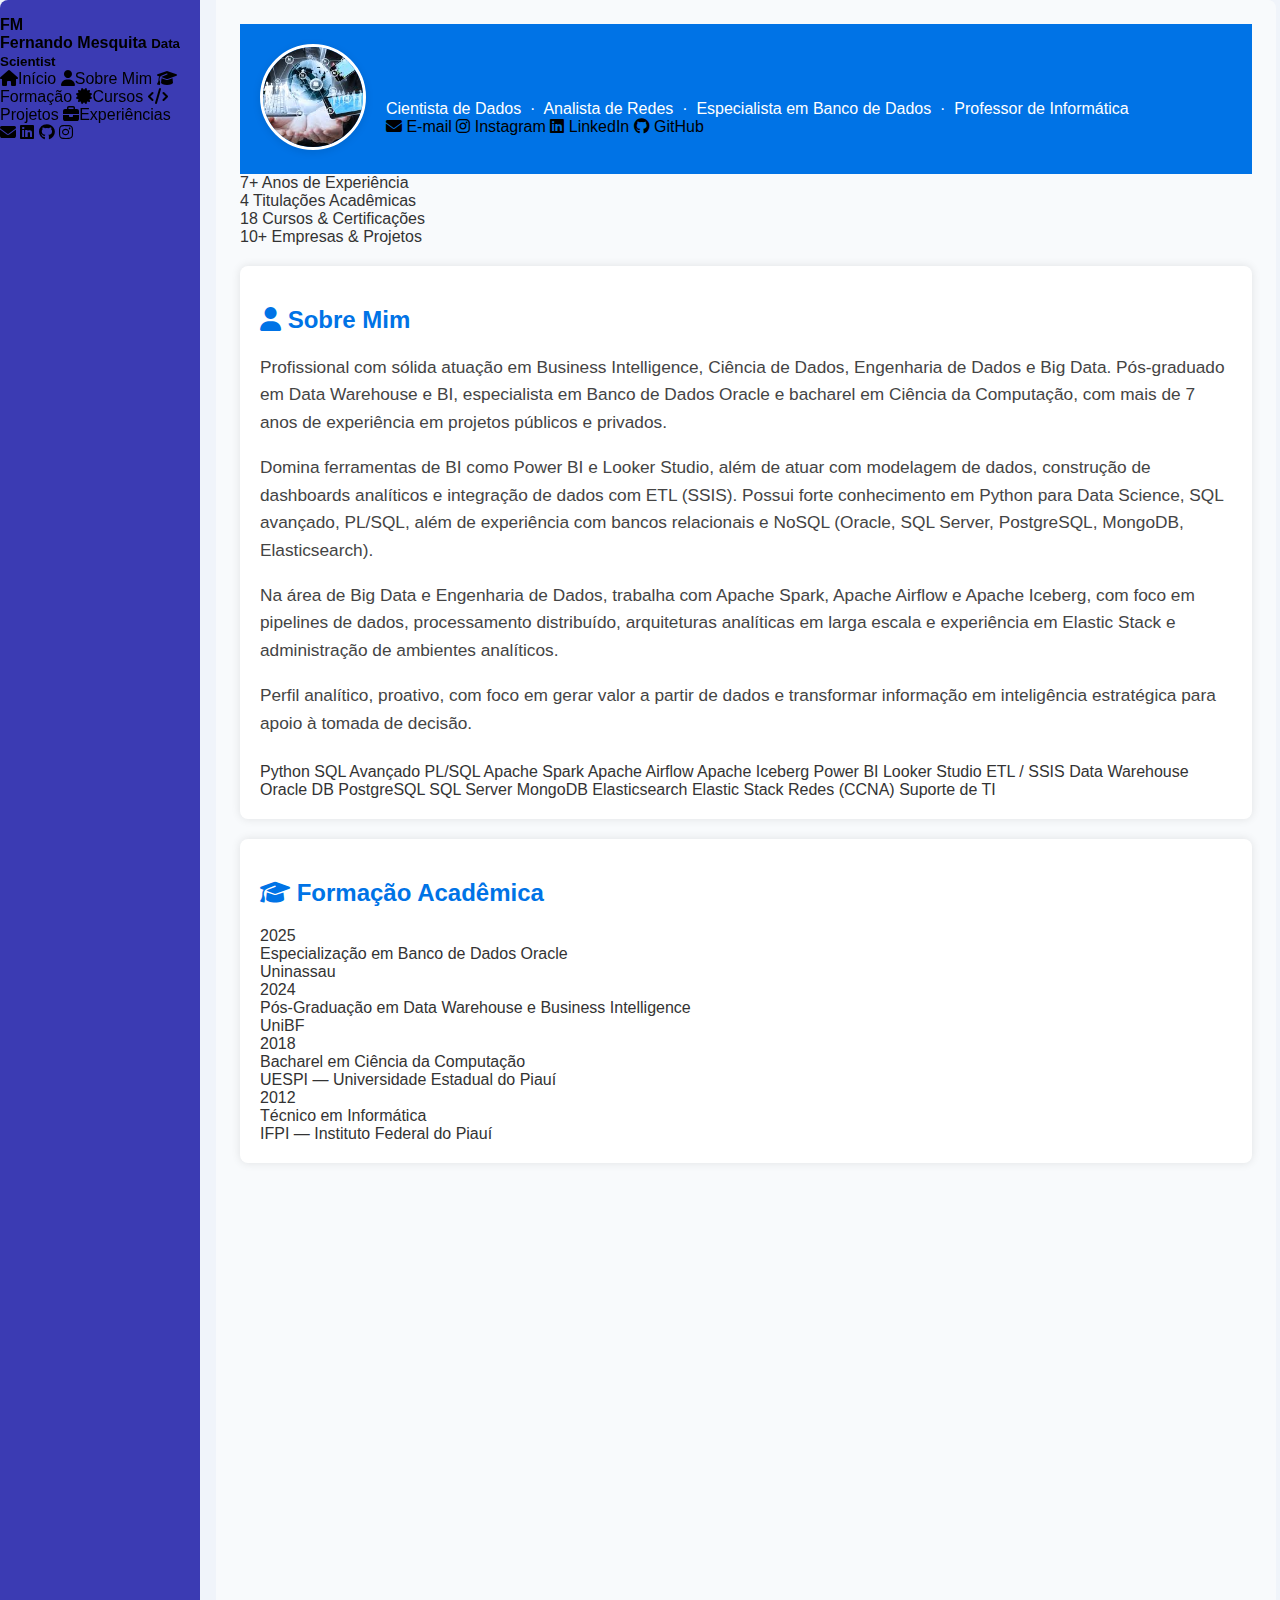
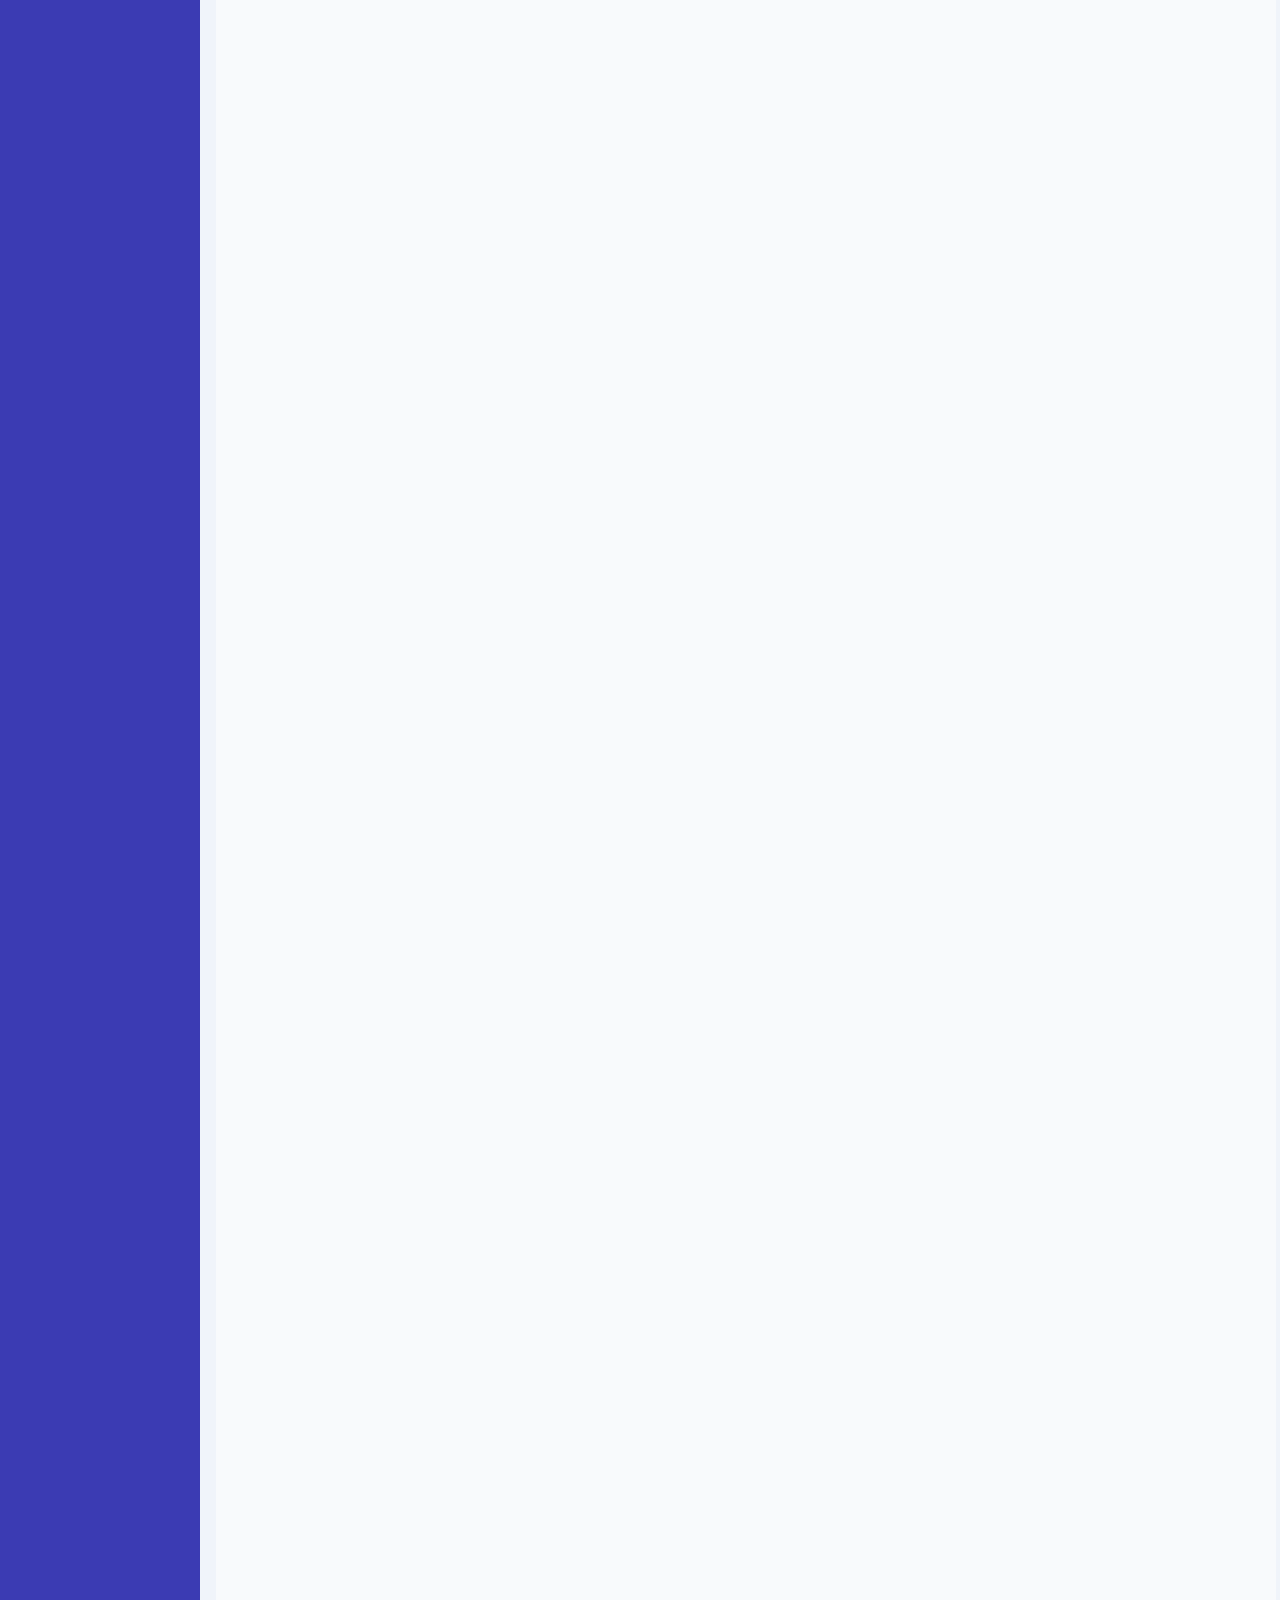
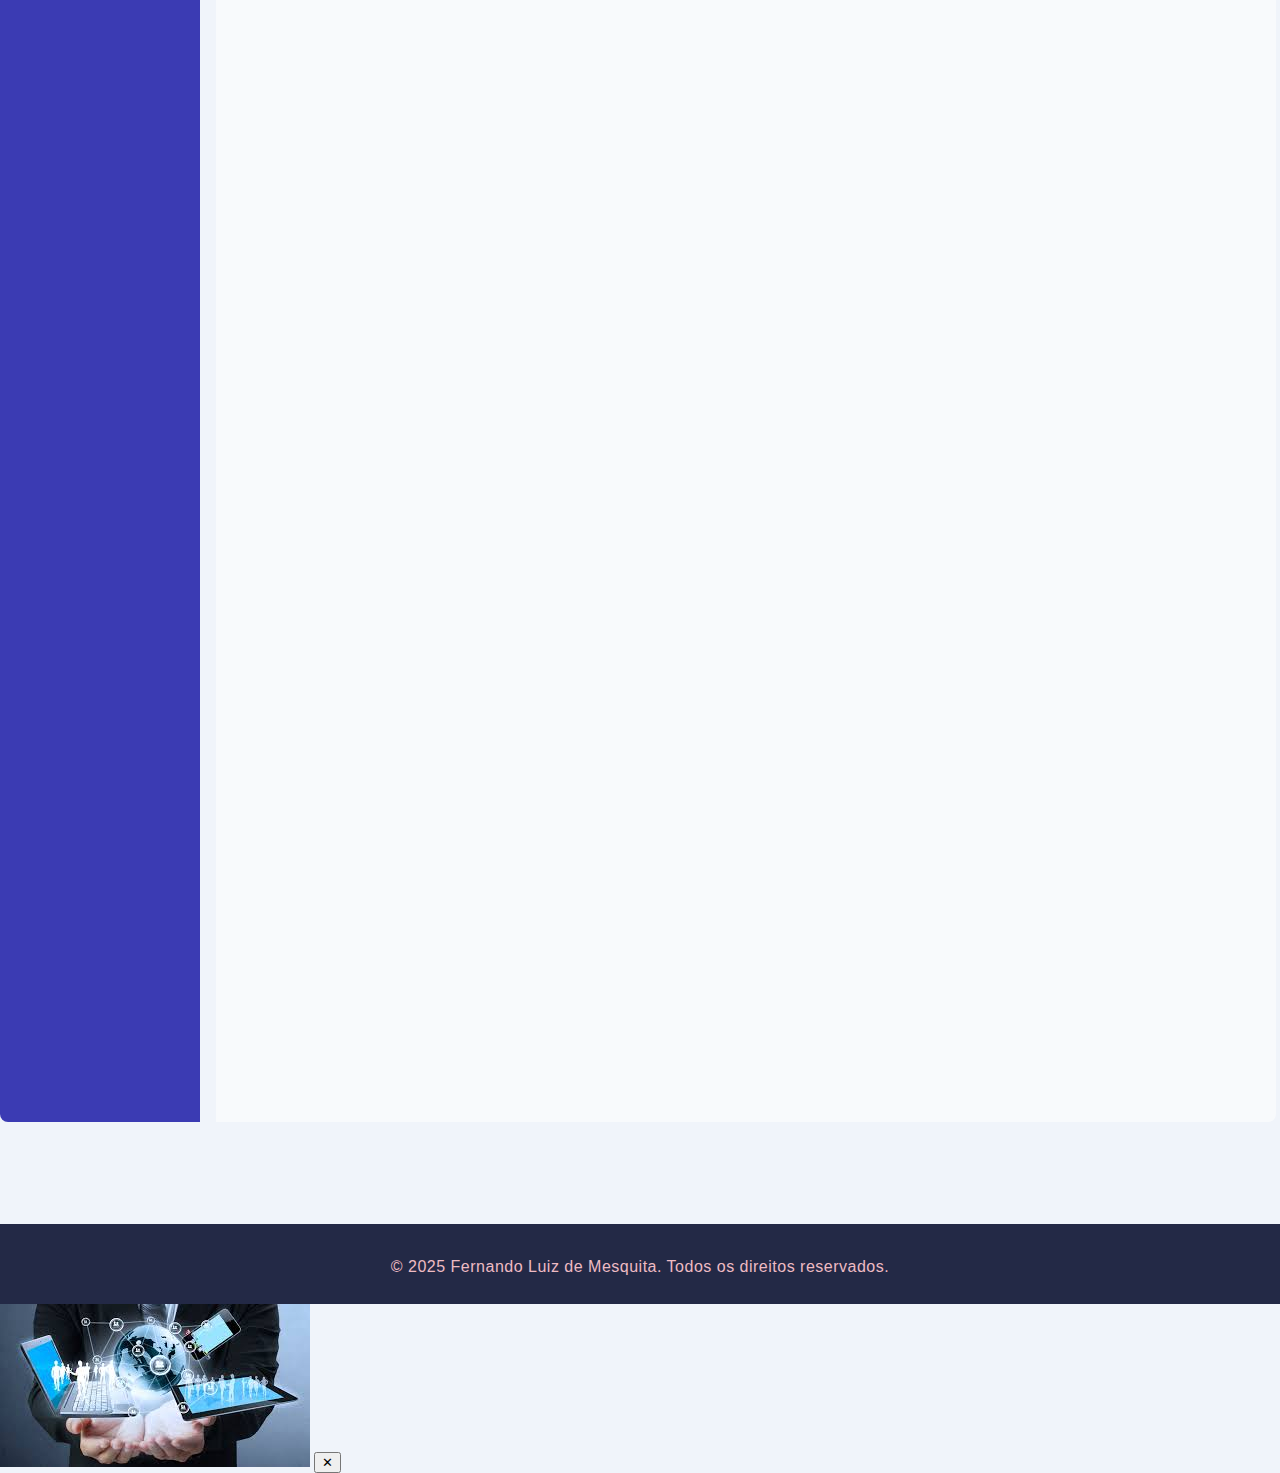
<file: index.html>
<!DOCTYPE html>
<html lang="pt-br">
<head>
  <meta charset="UTF-8">
  <meta name="viewport" content="width=device-width, initial-scale=1.0">
  <title>Portfólio — Fernando Mesquita</title>
  <link rel="preconnect" href="https://fonts.googleapis.com">
  <link rel="preconnect" href="https://fonts.gstatic.com" crossorigin>
  <link href="https://fonts.googleapis.com/css2?family=Poppins:wght@300;400;500;600;700;800&display=swap" rel="stylesheet">
  <link rel="stylesheet" href="https://cdnjs.cloudflare.com/ajax/libs/font-awesome/6.5.0/css/all.min.css">
  <link rel="stylesheet" href="style.css">
</head>
<body>
<div class="main-layout">

  <!-- SIDEBAR -->
  <nav class="sidebar-menu">
    <div class="sidebar-brand">
      <div class="sidebar-avatar">FM</div>
      <div class="sidebar-brand-text">
        <strong>Fernando Mesquita</strong>
        <small>Data Scientist</small>
      </div>
    </div>
    <div class="sidebar-nav">
      <a href="index.html"><i class="fa-solid fa-house"></i><span>Início</span></a>
      <a href="sobre.html"><i class="fa-solid fa-user"></i><span>Sobre Mim</span></a>
      <a href="forma.html"><i class="fa-solid fa-graduation-cap"></i><span>Formação</span></a>
      <a href="curso.html"><i class="fa-solid fa-certificate"></i><span>Cursos</span></a>
      <a href="projetos.html"><i class="fa-solid fa-code"></i><span>Projetos</span></a>
      <a href="exp.html"><i class="fa-solid fa-briefcase"></i><span>Experiências</span></a>
    </div>
    <div class="sidebar-social">
      <a href="mailto:fernamdolm@gmail.com" title="E-mail"><i class="fa-solid fa-envelope"></i></a>
      <a href="https://www.linkedin.com/in/flmesquita-flm007" target="_blank" title="LinkedIn"><i class="fa-brands fa-linkedin"></i></a>
      <a href="https://github.com/Fernamdo" target="_blank" title="GitHub"><i class="fa-brands fa-github"></i></a>
      <a href="https://www.instagram.com/fernando_l.m" target="_blank" title="Instagram"><i class="fa-brands fa-instagram"></i></a>
    </div>
  </nav>

  <!-- CONTENT -->
  <div class="main-content">

    <!-- HERO -->
    <header class="hero-card">
      <div class="header-container">
        <div class="perfil-wrap">
          <img src="img/perfil.jpg" alt="Foto de perfil de Fernando Mesquita" class="perfil-img">
        </div>
        <div class="header-text">
          <h1>Fernando Luiz de Mesquita</h1>
          <p class="subtitle">Cientista de Dados &nbsp;·&nbsp; Analista de Redes &nbsp;·&nbsp; Especialista em Banco de Dados &nbsp;·&nbsp; Professor de Informática</p>
          <div class="contact-badges">
            <a href="mailto:fernamdolm@gmail.com" class="contact-badge"><i class="fa-solid fa-envelope"></i> E-mail</a>
            <a href="https://www.instagram.com/fernando_l.m?igsh=aHA0ZG1sNjFoY2x1" target="_blank" class="contact-badge"><i class="fa-brands fa-instagram"></i> Instagram</a>
            <a href="https://www.linkedin.com/in/flmesquita-flm007" target="_blank" class="contact-badge"><i class="fa-brands fa-linkedin"></i> LinkedIn</a>
            <a href="https://github.com/Fernamdo" target="_blank" class="contact-badge"><i class="fa-brands fa-github"></i> GitHub</a>
          </div>
        </div>
      </div>
    </header>

    <!-- STATS -->
    <div class="stats-row">
      <div class="stat-card">
        <span class="stat-number">7+</span>
        <span class="stat-label">Anos de Experiência</span>
      </div>
      <div class="stat-card">
        <span class="stat-number">4</span>
        <span class="stat-label">Titulações Acadêmicas</span>
      </div>
      <div class="stat-card">
        <span class="stat-number">18</span>
        <span class="stat-label">Cursos & Certificações</span>
      </div>
      <div class="stat-card">
        <span class="stat-number">10+</span>
        <span class="stat-label">Empresas & Projetos</span>
      </div>
    </div>

    <!-- SOBRE MIM -->
    <section id="sobre">
      <h2><i class="fa-solid fa-user"></i> Sobre Mim</h2>
      <p class="sobre-detalhado">Profissional com sólida atuação em Business Intelligence, Ciência de Dados, Engenharia de Dados e Big Data. Pós-graduado em Data Warehouse e BI, especialista em Banco de Dados Oracle e bacharel em Ciência da Computação, com mais de 7 anos de experiência em projetos públicos e privados.</p>
      <p class="sobre-detalhado">Domina ferramentas de BI como Power BI e Looker Studio, além de atuar com modelagem de dados, construção de dashboards analíticos e integração de dados com ETL (SSIS). Possui forte conhecimento em Python para Data Science, SQL avançado, PL/SQL, além de experiência com bancos relacionais e NoSQL (Oracle, SQL Server, PostgreSQL, MongoDB, Elasticsearch).</p>
      <p class="sobre-detalhado">Na área de Big Data e Engenharia de Dados, trabalha com Apache Spark, Apache Airflow e Apache Iceberg, com foco em pipelines de dados, processamento distribuído, arquiteturas analíticas em larga escala e experiência em Elastic Stack e administração de ambientes analíticos.</p>
      <p class="sobre-detalhado">Perfil analítico, proativo, com foco em gerar valor a partir de dados e transformar informação em inteligência estratégica para apoio à tomada de decisão.</p>

      <br>
      <div class="skills-grid">
        <span class="skill-tag cyan">Python</span>
        <span class="skill-tag cyan">SQL Avançado</span>
        <span class="skill-tag cyan">PL/SQL</span>
        <span class="skill-tag cyan">Apache Spark</span>
        <span class="skill-tag cyan">Apache Airflow</span>
        <span class="skill-tag cyan">Apache Iceberg</span>
        <span class="skill-tag purple">Power BI</span>
        <span class="skill-tag purple">Looker Studio</span>
        <span class="skill-tag purple">ETL / SSIS</span>
        <span class="skill-tag purple">Data Warehouse</span>
        <span class="skill-tag yellow">Oracle DB</span>
        <span class="skill-tag yellow">PostgreSQL</span>
        <span class="skill-tag yellow">SQL Server</span>
        <span class="skill-tag yellow">MongoDB</span>
        <span class="skill-tag yellow">Elasticsearch</span>
        <span class="skill-tag green">Elastic Stack</span>
        <span class="skill-tag green">Redes (CCNA)</span>
        <span class="skill-tag green">Suporte de TI</span>
      </div>
    </section>

    <!-- FORMAÇÃO -->
    <section id="formacao">
      <h2><i class="fa-solid fa-graduation-cap"></i> Formação Acadêmica</h2>
      <div class="timeline">
        <div class="timeline-item">
          <div class="tl-date">2025</div>
          <div class="tl-title">Especialização em Banco de Dados Oracle</div>
          <div class="tl-org">Uninassau</div>
        </div>
        <div class="timeline-item">
          <div class="tl-date">2024</div>
          <div class="tl-title">Pós-Graduação em Data Warehouse e Business Intelligence</div>
          <div class="tl-org">UniBF</div>
        </div>
        <div class="timeline-item">
          <div class="tl-date">2018</div>
          <div class="tl-title">Bacharel em Ciência da Computação</div>
          <div class="tl-org">UESPI — Universidade Estadual do Piauí</div>
        </div>
        <div class="timeline-item">
          <div class="tl-date">2012</div>
          <div class="tl-title">Técnico em Informática</div>
          <div class="tl-org">IFPI — Instituto Federal do Piauí</div>
        </div>
      </div>
    </section>

    <!-- EXPERIÊNCIA -->
    <section id="experiencia">
      <h2><i class="fa-solid fa-briefcase"></i> Experiência Profissional</h2>
      <div class="timeline">
        <div class="timeline-item">
          <div class="tl-date">Nov 2023 — Atual</div>
          <div class="tl-title">Cientista de Dados</div>
          <div class="tl-org">UNITEC / SEFAZ</div>
        </div>
        <div class="timeline-item">
          <div class="tl-date">Jul 2022 — Nov 2024</div>
          <div class="tl-title">Analista de Redes e Dados</div>
          <div class="tl-org">DIVISA</div>
        </div>
        <div class="timeline-item">
          <div class="tl-date">Jun 2023 — Fev 2024</div>
          <div class="tl-title">Professor de Informática</div>
          <div class="tl-org">SEDUC-PI</div>
        </div>
        <div class="timeline-item">
          <div class="tl-date">Nov 2020 — Jun 2022</div>
          <div class="tl-title">Analista de Suporte de TI</div>
          <div class="tl-org">SPE Piauí Conectado</div>
        </div>
        <div class="timeline-item">
          <div class="tl-date">Set 2020 — Nov 2020</div>
          <div class="tl-title">Analista de Inventário</div>
          <div class="tl-org">Progeo Engenharia</div>
        </div>
        <div class="timeline-item">
          <div class="tl-date">Mar 2020 — Set 2020</div>
          <div class="tl-title">Monitor de Dados</div>
          <div class="tl-org">CENEGED</div>
        </div>
        <div class="timeline-item">
          <div class="tl-date">Mar 2019 — Mar 2020</div>
          <div class="tl-title">Professor de Informática</div>
          <div class="tl-org">SEDUC-PI</div>
        </div>
        <div class="timeline-item">
          <div class="tl-date">Jun 2018 — Jan 2019</div>
          <div class="tl-title">Técnico de Suporte de Informática</div>
          <div class="tl-org">Humberto Vilarinho Advocacia e Consultoria</div>
        </div>
        <div class="timeline-item">
          <div class="tl-date">Set 2017 — Abr 2018</div>
          <div class="tl-title">Técnico de Telecomunicações</div>
          <div class="tl-org">Virtex Telecom</div>
        </div>
        <div class="timeline-item">
          <div class="tl-date">Set 2017 — Abr 2018</div>
          <div class="tl-title">Professor de Informática</div>
          <div class="tl-org">Petro Master Cursos</div>
        </div>
      </div>
    </section>

    <!-- CURSOS -->
    <section id="cursos">
      <h2><i class="fa-solid fa-certificate"></i> Cursos Complementares</h2>
      <div class="courses-grid">
        <a class="course-card" href="https://www.credly.com/badges/aa61c710-38cd-4129-9d20-c66c1bb14332" target="_blank" rel="noopener noreferrer"><i class="fa-solid fa-arrow-up-right-from-square"></i><span>CCNA1v7 – Introduction to Networks (Cisco Academy)</span></a>
        <a class="course-card" href="https://mega.nz/file/WmpgGYYb#WZPwzjnysQ4TcljHyKu6Cp0r9UOrbwE3LPJnGmJu3wM" target="_blank" rel="noopener noreferrer"><i class="fa-solid fa-arrow-up-right-from-square"></i><span>Power BI Avançado (EGEPI)</span></a>
        <a class="course-card" href="https://cursos.alura.com.br/certificate/f4a7eacc-d803-4944-9cbe-f220feddbf1c" target="_blank" rel="noopener noreferrer"><i class="fa-solid fa-arrow-up-right-from-square"></i><span>Power BI Desktop: Tratamento de Dados no Power Query (Alura)</span></a>
        <a class="course-card" href="https://www.udemy.com/certificate/UC-c7de4d45-add2-4364-b52a-fb7f5212acd4/" target="_blank" rel="noopener noreferrer"><i class="fa-solid fa-arrow-up-right-from-square"></i><span>Domine Apache Airflow: Pipelines de Engenharia de Dados</span></a>
        <a class="course-card" href="https://mega.nz/file/KuokGABb#dH-BjjikNo3xsv60R7sblqBZK84Wo_eDIAxvcGRfP58" target="_blank" rel="noopener noreferrer"><i class="fa-solid fa-arrow-up-right-from-square"></i><span>Power BI Report Server</span></a>
        <a class="course-card" href="https://cursos.alura.com.br/certificate/0bf54796-aea2-436f-b17e-313dbd707d49" target="_blank" rel="noopener noreferrer"><i class="fa-solid fa-arrow-up-right-from-square"></i><span>Python Pandas: Técnicas Avançadas (Alura)</span></a>
        <a class="course-card" href="https://e-certificado.com/e?c=2109486A39AEAACF13717080" target="_blank" rel="noopener noreferrer"><i class="fa-solid fa-arrow-up-right-from-square"></i><span>Elastic Stack Professional</span></a>
        <a class="course-card" href="https://e-certificado.com/e?c=2137837AB22EB29713717080" target="_blank" rel="noopener noreferrer"><i class="fa-solid fa-arrow-up-right-from-square"></i><span>Elastic Stack For Data Science</span></a>
        <a class="course-card" href="https://mega.nz/file/WmpgGYYb#WZPwzjnysQ4TcljHyKu6Cp0r9UOrbwE3LPJnGmJu3wM" target="_blank" rel="noopener noreferrer"><i class="fa-solid fa-arrow-up-right-from-square"></i><span>Business Intelligence com Power BI</span></a>
        <a class="course-card" href="https://mega.nz/file/DiYCgSbA#rQ96yWKGbG_2_Z4HRQ2XqPJNeFbxobMf7NzToONAHX4" target="_blank" rel="noopener noreferrer"><i class="fa-solid fa-arrow-up-right-from-square"></i><span>Conceitos, Troubleshooting e Gerenciamento de Redes</span></a>
        <a class="course-card" href="https://mega.nz/file/7j4SgCjD#4tm0h7NjibhhzlheC-5r_KcgsTjPWJhOnGrMr-iBf0A" target="_blank" rel="noopener noreferrer"><i class="fa-solid fa-arrow-up-right-from-square"></i><span>Lei Geral de Proteção de Dados — LGPD</span></a>
        <a class="course-card" href="https://www.credly.com/badges/5aa90ff7-593b-47c4-8143-9c920e1e1bc8" target="_blank" rel="noopener noreferrer"><i class="fa-solid fa-arrow-up-right-from-square"></i><span>CCNA2v7: Switching, Routing and Wireless Essentials</span></a>
        <a class="course-card" href="https://mega.nz/file/W643URZY#vStAKVbgKVOhEYcMuydoqUUtgbGu2WRRCTULJKZwePY" target="_blank" rel="noopener noreferrer"><i class="fa-solid fa-arrow-up-right-from-square"></i><span>CCNA3v7 – Enterprise Networking, Security and Automation</span></a>
        <a class="course-card" href="https://mega.nz/file/jiJyDAAL#OlqnPkOZ_o1bWCglgv1f6R1jhSm-enqa7k6ZIFjFubk" target="_blank" rel="noopener noreferrer"><i class="fa-solid fa-arrow-up-right-from-square"></i><span>Dia a dia de um DBA</span></a>
        <a class="course-card" href="https://cursos.alura.com.br/certificate/c9c40f60-123a-4d7a-8839-bc793b53dd79" target="_blank" rel="noopener noreferrer"><i class="fa-solid fa-arrow-up-right-from-square"></i><span>Looker Studio: Visualização de Dados (Alura)</span></a>
        <a class="course-card" href="https://cursos.alura.com.br/certificate/6d7bf36f-c2cb-4097-b251-ae81dddf4649" target="_blank" rel="noopener noreferrer"><i class="fa-solid fa-arrow-up-right-from-square"></i><span>ETL com Integration Services: Transformação de Dados (Alura)</span></a>
        <a class="course-card" href="https://www.udemy.com/certificate/UC-16161893-d5b1-4fd2-9920-eb12a348ffba/" target="_blank" rel="noopener noreferrer"><i class="fa-solid fa-arrow-up-right-from-square"></i><span>Engenharia de Dados com Apache Iceberg e Spark (Udemy)</span></a>
      </div>
    </section>

    <!-- PROJETOS -->
    <section id="projetos-index">
      <h2><i class="fa-solid fa-code"></i> Projetos</h2>
      <div class="projects-grid">
        <div class="projeto-item">
          <img src="img/dash.jpg" alt="Dashboard Auto Peças" class="proj-img">
          <div class="proj-body">
            <h3>Dashboard de Loja de Auto Peças</h3>
            <p>Dashboard analítico com indicadores de vendas, estoque, clientes e desempenho financeiro.</p>
            <div class="proj-tags">
              <span class="proj-tag">Power BI</span>
              <span class="proj-tag">Excel</span>
              <span class="proj-tag">SQL</span>
              <span class="proj-tag">Lovable</span>
            </div>
            <a href="https://empresa-estoque-vendas-board.lovable.app/" class="projeto-link" target="_blank" rel="noopener noreferrer"><i class="fa-solid fa-arrow-up-right-from-square"></i> Acessar Projeto</a>
          </div>
        </div>
        <div class="projeto-item">
          <img src="img/portifolio.jpg" alt="Portfólio" class="proj-img">
          <div class="proj-body">
            <h3>Portfólio Profissional</h3>
            <p>Site desenvolvido para apresentar formação acadêmica, experiências, cursos e projetos de forma organizada.</p>
            <div class="proj-tags">
              <span class="proj-tag">HTML</span>
              <span class="proj-tag">CSS</span>
              <span class="proj-tag">JavaScript</span>
            </div>
            <a href="https://github.com/Fernamdo/Portifolioo_Prof" class="projeto-link" target="_blank" rel="noopener noreferrer"><i class="fa-brands fa-github"></i> Ver no GitHub</a>
          </div>
        </div>
      </div>
    </section>

  </div><!-- /main-content -->
</div><!-- /main-layout -->

<footer class="site-footer">
  <p>&copy; 2025 Fernando Luiz de Mesquita. Todos os direitos reservados.</p>
</footer>

<script src="script.js"></script>
</body>
</html>
</file>
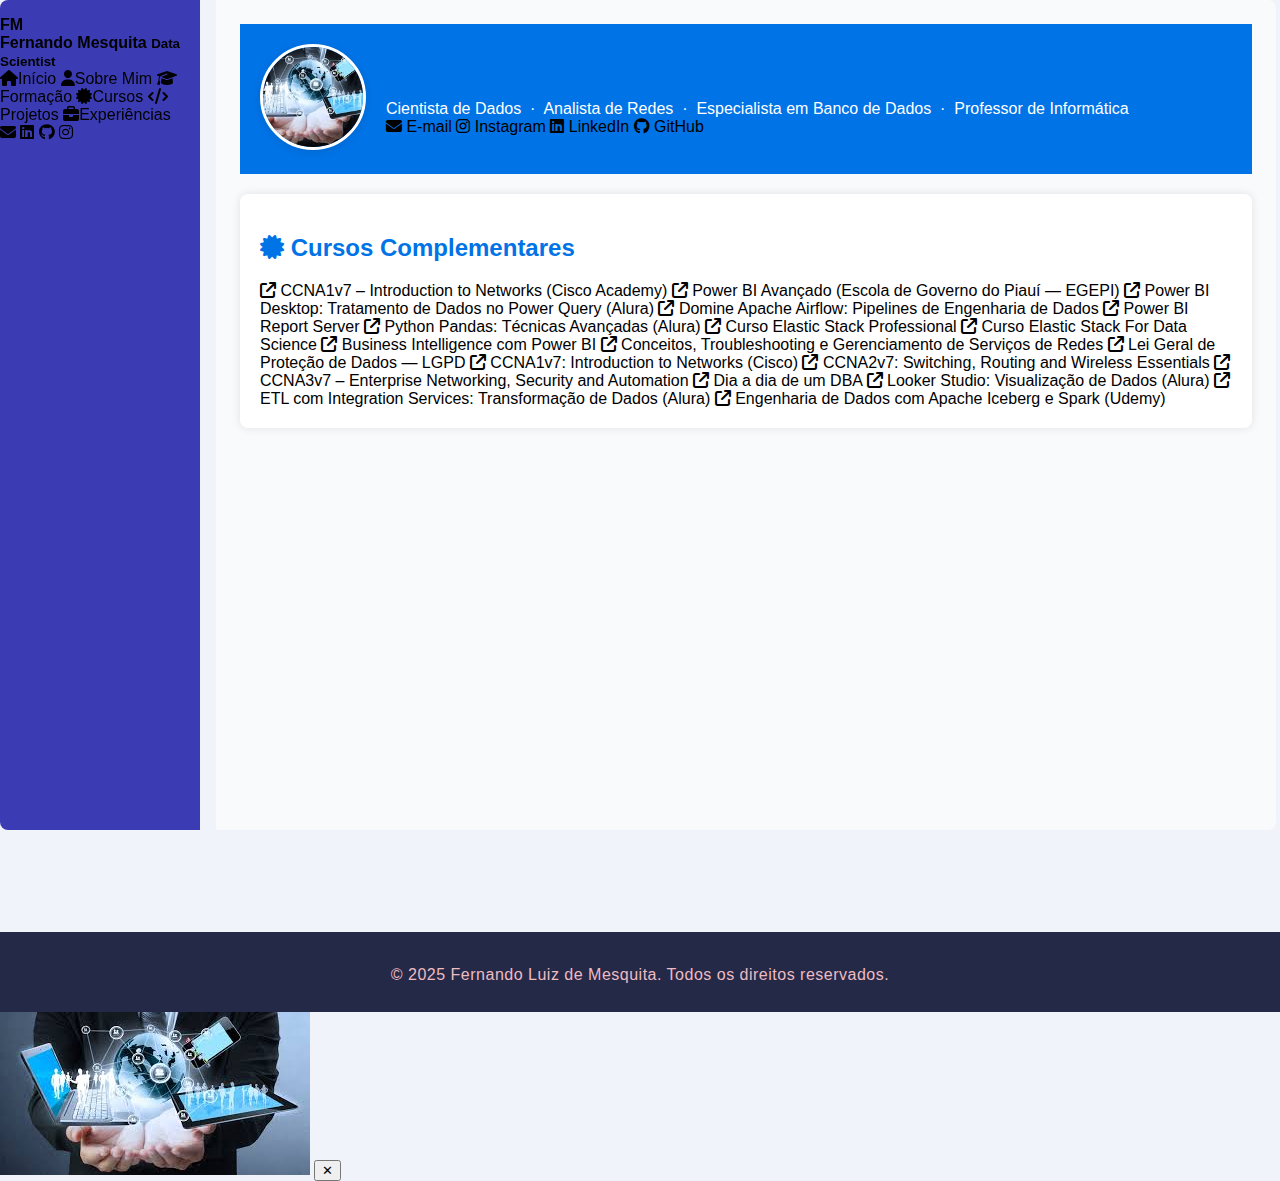
<file: curso.html>
<!DOCTYPE html>
<html lang="pt-br">
<head>
  <meta charset="UTF-8">
  <meta name="viewport" content="width=device-width, initial-scale=1.0">
  <title>Cursos Complementares — Fernando Mesquita</title>
  <link rel="preconnect" href="https://fonts.googleapis.com">
  <link rel="preconnect" href="https://fonts.gstatic.com" crossorigin>
  <link href="https://fonts.googleapis.com/css2?family=Poppins:wght@300;400;500;600;700;800&display=swap" rel="stylesheet">
  <link rel="stylesheet" href="https://cdnjs.cloudflare.com/ajax/libs/font-awesome/6.5.0/css/all.min.css">
  <link rel="stylesheet" href="style.css">
</head>
<body>
<div class="main-layout">

  <nav class="sidebar-menu">
    <div class="sidebar-brand">
      <div class="sidebar-avatar">FM</div>
      <div class="sidebar-brand-text">
        <strong>Fernando Mesquita</strong>
        <small>Data Scientist</small>
      </div>
    </div>
    <div class="sidebar-nav">
      <a href="index.html"><i class="fa-solid fa-house"></i><span>Início</span></a>
      <a href="sobre.html"><i class="fa-solid fa-user"></i><span>Sobre Mim</span></a>
      <a href="forma.html"><i class="fa-solid fa-graduation-cap"></i><span>Formação</span></a>
      <a href="curso.html"><i class="fa-solid fa-certificate"></i><span>Cursos</span></a>
      <a href="projetos.html"><i class="fa-solid fa-code"></i><span>Projetos</span></a>
      <a href="exp.html"><i class="fa-solid fa-briefcase"></i><span>Experiências</span></a>
    </div>
    <div class="sidebar-social">
      <a href="mailto:fernamdolm@gmail.com" title="E-mail"><i class="fa-solid fa-envelope"></i></a>
      <a href="https://www.linkedin.com/in/flmesquita-flm007" target="_blank" title="LinkedIn"><i class="fa-brands fa-linkedin"></i></a>
      <a href="https://github.com/Fernamdo" target="_blank" title="GitHub"><i class="fa-brands fa-github"></i></a>
      <a href="https://www.instagram.com/fernando_l.m" target="_blank" title="Instagram"><i class="fa-brands fa-instagram"></i></a>
    </div>
  </nav>

  <div class="main-content">

    <header class="hero-card">
      <div class="header-container">
        <div class="perfil-wrap">
          <img src="img/perfil.jpg" alt="Foto de perfil de Fernando Mesquita" class="perfil-img">
        </div>
        <div class="header-text">
          <h1>Fernando Luiz de Mesquita</h1>
          <p class="subtitle">Cientista de Dados &nbsp;·&nbsp; Analista de Redes &nbsp;·&nbsp; Especialista em Banco de Dados &nbsp;·&nbsp; Professor de Informática</p>
          <div class="contact-badges">
            <a href="mailto:fernamdolm@gmail.com" class="contact-badge"><i class="fa-solid fa-envelope"></i> E-mail</a>
            <a href="https://www.instagram.com/fernando_l.m?igsh=aHA0ZG1sNjFoY2x1" target="_blank" class="contact-badge"><i class="fa-brands fa-instagram"></i> Instagram</a>
            <a href="https://www.linkedin.com/in/flmesquita-flm007" target="_blank" class="contact-badge"><i class="fa-brands fa-linkedin"></i> LinkedIn</a>
            <a href="https://github.com/Fernamdo" target="_blank" class="contact-badge"><i class="fa-brands fa-github"></i> GitHub</a>
          </div>
        </div>
      </div>
    </header>

    <section id="cursos">
      <h2><i class="fa-solid fa-certificate"></i> Cursos Complementares</h2>
      <div class="courses-grid">
        <a class="course-card" href="https://www.credly.com/badges/aa61c710-38cd-4129-9d20-c66c1bb14332" target="_blank" rel="noopener noreferrer">
          <i class="fa-solid fa-arrow-up-right-from-square"></i>
          <span>CCNA1v7 – Introduction to Networks (Cisco Academy)</span>
        </a>
        <a class="course-card" href="https://mega.nz/file/WmpgGYYb#WZPwzjnysQ4TcljHyKu6Cp0r9UOrbwE3LPJnGmJu3wM" target="_blank" rel="noopener noreferrer">
          <i class="fa-solid fa-arrow-up-right-from-square"></i>
          <span>Power BI Avançado (Escola de Governo do Piauí — EGEPI)</span>
        </a>
        <a class="course-card" href="https://cursos.alura.com.br/certificate/f4a7eacc-d803-4944-9cbe-f220feddbf1c" target="_blank" rel="noopener noreferrer">
          <i class="fa-solid fa-arrow-up-right-from-square"></i>
          <span>Power BI Desktop: Tratamento de Dados no Power Query (Alura)</span>
        </a>
        <a class="course-card" href="https://www.udemy.com/certificate/UC-c7de4d45-add2-4364-b52a-fb7f5212acd4/" target="_blank" rel="noopener noreferrer">
          <i class="fa-solid fa-arrow-up-right-from-square"></i>
          <span>Domine Apache Airflow: Pipelines de Engenharia de Dados</span>
        </a>
        <a class="course-card" href="https://mega.nz/file/KuokGABb#dH-BjjikNo3xsv60R7sblqBZK84Wo_eDIAxvcGRfP58" target="_blank" rel="noopener noreferrer">
          <i class="fa-solid fa-arrow-up-right-from-square"></i>
          <span>Power BI Report Server</span>
        </a>
        <a class="course-card" href="https://cursos.alura.com.br/certificate/0bf54796-aea2-436f-b17e-313dbd707d49" target="_blank" rel="noopener noreferrer">
          <i class="fa-solid fa-arrow-up-right-from-square"></i>
          <span>Python Pandas: Técnicas Avançadas (Alura)</span>
        </a>
        <a class="course-card" href="https://e-certificado.com/e?c=2109486A39AEAACF13717080" target="_blank" rel="noopener noreferrer">
          <i class="fa-solid fa-arrow-up-right-from-square"></i>
          <span>Curso Elastic Stack Professional</span>
        </a>
        <a class="course-card" href="https://e-certificado.com/e?c=2137837AB22EB29713717080" target="_blank" rel="noopener noreferrer">
          <i class="fa-solid fa-arrow-up-right-from-square"></i>
          <span>Curso Elastic Stack For Data Science</span>
        </a>
        <a class="course-card" href="https://mega.nz/file/WmpgGYYb#WZPwzjnysQ4TcljHyKu6Cp0r9UOrbwE3LPJnGmJu3wM" target="_blank" rel="noopener noreferrer">
          <i class="fa-solid fa-arrow-up-right-from-square"></i>
          <span>Business Intelligence com Power BI</span>
        </a>
        <a class="course-card" href="https://mega.nz/file/DiYCgSbA#rQ96yWKGbG_2_Z4HRQ2XqPJNeFbxobMf7NzToONAHX4" target="_blank" rel="noopener noreferrer">
          <i class="fa-solid fa-arrow-up-right-from-square"></i>
          <span>Conceitos, Troubleshooting e Gerenciamento de Serviços de Redes</span>
        </a>
        <a class="course-card" href="https://mega.nz/file/7j4SgCjD#4tm0h7NjibhhzlheC-5r_KcgsTjPWJhOnGrMr-iBf0A" target="_blank" rel="noopener noreferrer">
          <i class="fa-solid fa-arrow-up-right-from-square"></i>
          <span>Lei Geral de Proteção de Dados — LGPD</span>
        </a>
        <a class="course-card" href="https://www.credly.com/badges/aa61c710-38cd-4129-9d20-c66c1bb14332" target="_blank" rel="noopener noreferrer">
          <i class="fa-solid fa-arrow-up-right-from-square"></i>
          <span>CCNA1v7: Introduction to Networks (Cisco)</span>
        </a>
        <a class="course-card" href="https://www.credly.com/badges/5aa90ff7-593b-47c4-8143-9c920e1e1bc8" target="_blank" rel="noopener noreferrer">
          <i class="fa-solid fa-arrow-up-right-from-square"></i>
          <span>CCNA2v7: Switching, Routing and Wireless Essentials</span>
        </a>
        <a class="course-card" href="https://mega.nz/file/W643URZY#vStAKVbgKVOhEYcMuydoqUUtgbGu2WRRCTULJKZwePY" target="_blank" rel="noopener noreferrer">
          <i class="fa-solid fa-arrow-up-right-from-square"></i>
          <span>CCNA3v7 – Enterprise Networking, Security and Automation</span>
        </a>
        <a class="course-card" href="https://mega.nz/file/jiJyDAAL#OlqnPkOZ_o1bWCglgv1f6R1jhSm-enqa7k6ZIFjFubk" target="_blank" rel="noopener noreferrer">
          <i class="fa-solid fa-arrow-up-right-from-square"></i>
          <span>Dia a dia de um DBA</span>
        </a>
        <a class="course-card" href="https://cursos.alura.com.br/certificate/c9c40f60-123a-4d7a-8839-bc793b53dd79" target="_blank" rel="noopener noreferrer">
          <i class="fa-solid fa-arrow-up-right-from-square"></i>
          <span>Looker Studio: Visualização de Dados (Alura)</span>
        </a>
        <a class="course-card" href="https://cursos.alura.com.br/certificate/6d7bf36f-c2cb-4097-b251-ae81dddf4649" target="_blank" rel="noopener noreferrer">
          <i class="fa-solid fa-arrow-up-right-from-square"></i>
          <span>ETL com Integration Services: Transformação de Dados (Alura)</span>
        </a>
        <a class="course-card" href="https://www.udemy.com/certificate/UC-16161893-d5b1-4fd2-9920-eb12a348ffba/" target="_blank" rel="noopener noreferrer">
          <i class="fa-solid fa-arrow-up-right-from-square"></i>
          <span>Engenharia de Dados com Apache Iceberg e Spark (Udemy)</span>
        </a>
      </div>
    </section>

  </div>
</div>

<footer class="site-footer">
  <p>&copy; 2025 Fernando Luiz de Mesquita. Todos os direitos reservados.</p>
</footer>
<script src="script.js"></script>
</body>
</html>
</file>
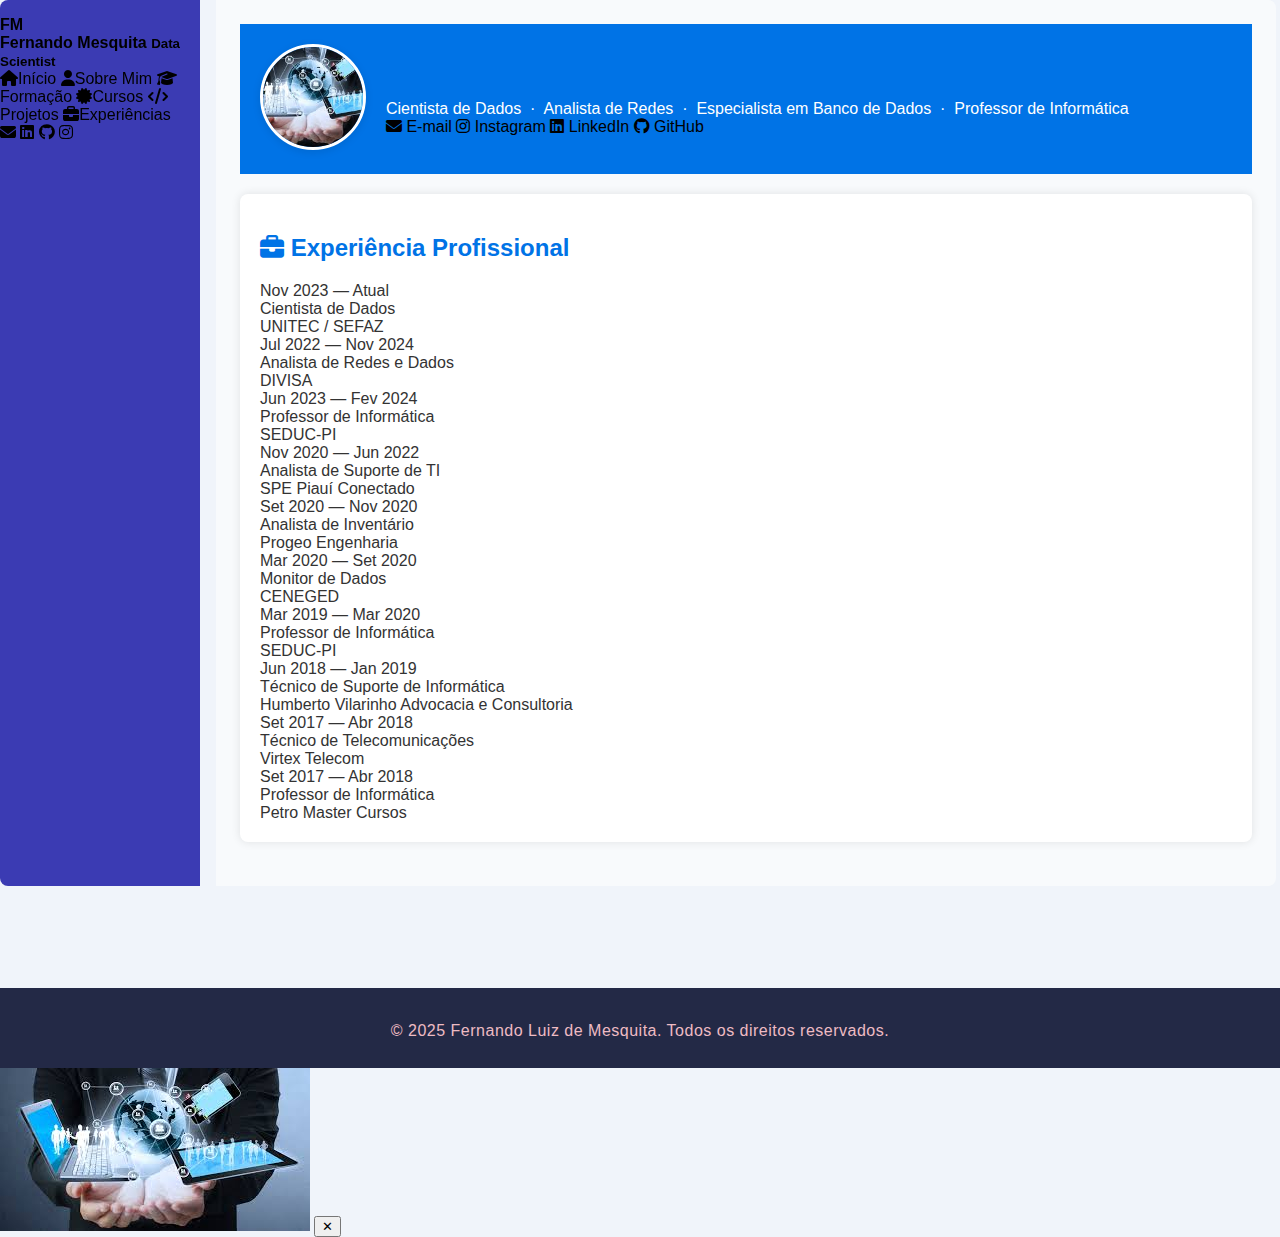
<file: exp.html>
<!DOCTYPE html>
<html lang="pt-br">
<head>
  <meta charset="UTF-8">
  <meta name="viewport" content="width=device-width, initial-scale=1.0">
  <title>Experiência Profissional — Fernando Mesquita</title>
  <link rel="preconnect" href="https://fonts.googleapis.com">
  <link rel="preconnect" href="https://fonts.gstatic.com" crossorigin>
  <link href="https://fonts.googleapis.com/css2?family=Poppins:wght@300;400;500;600;700;800&display=swap" rel="stylesheet">
  <link rel="stylesheet" href="https://cdnjs.cloudflare.com/ajax/libs/font-awesome/6.5.0/css/all.min.css">
  <link rel="stylesheet" href="style.css">
</head>
<body>
<div class="main-layout">

  <nav class="sidebar-menu">
    <div class="sidebar-brand">
      <div class="sidebar-avatar">FM</div>
      <div class="sidebar-brand-text">
        <strong>Fernando Mesquita</strong>
        <small>Data Scientist</small>
      </div>
    </div>
    <div class="sidebar-nav">
      <a href="index.html"><i class="fa-solid fa-house"></i><span>Início</span></a>
      <a href="sobre.html"><i class="fa-solid fa-user"></i><span>Sobre Mim</span></a>
      <a href="forma.html"><i class="fa-solid fa-graduation-cap"></i><span>Formação</span></a>
      <a href="curso.html"><i class="fa-solid fa-certificate"></i><span>Cursos</span></a>
      <a href="projetos.html"><i class="fa-solid fa-code"></i><span>Projetos</span></a>
      <a href="exp.html"><i class="fa-solid fa-briefcase"></i><span>Experiências</span></a>
    </div>
    <div class="sidebar-social">
      <a href="mailto:fernamdolm@gmail.com" title="E-mail"><i class="fa-solid fa-envelope"></i></a>
      <a href="https://www.linkedin.com/in/flmesquita-flm007" target="_blank" title="LinkedIn"><i class="fa-brands fa-linkedin"></i></a>
      <a href="https://github.com/Fernamdo" target="_blank" title="GitHub"><i class="fa-brands fa-github"></i></a>
      <a href="https://www.instagram.com/fernando_l.m" target="_blank" title="Instagram"><i class="fa-brands fa-instagram"></i></a>
    </div>
  </nav>

  <div class="main-content">

    <header class="hero-card">
      <div class="header-container">
        <div class="perfil-wrap">
          <img src="img/perfil.jpg" alt="Foto de perfil de Fernando Mesquita" class="perfil-img">
        </div>
        <div class="header-text">
          <h1>Fernando Luiz de Mesquita</h1>
          <p class="subtitle">Cientista de Dados &nbsp;·&nbsp; Analista de Redes &nbsp;·&nbsp; Especialista em Banco de Dados &nbsp;·&nbsp; Professor de Informática</p>
          <div class="contact-badges">
            <a href="mailto:fernamdolm@gmail.com" class="contact-badge"><i class="fa-solid fa-envelope"></i> E-mail</a>
            <a href="https://www.instagram.com/fernando_l.m?igsh=aHA0ZG1sNjFoY2x1" target="_blank" class="contact-badge"><i class="fa-brands fa-instagram"></i> Instagram</a>
            <a href="https://www.linkedin.com/in/flmesquita-flm007" target="_blank" class="contact-badge"><i class="fa-brands fa-linkedin"></i> LinkedIn</a>
            <a href="https://github.com/Fernamdo" target="_blank" class="contact-badge"><i class="fa-brands fa-github"></i> GitHub</a>
          </div>
        </div>
      </div>
    </header>

    <section id="experiencia">
      <h2><i class="fa-solid fa-briefcase"></i> Experiência Profissional</h2>
      <div class="timeline">

        <div class="timeline-item">
          <div class="tl-date">Nov 2023 — Atual</div>
          <div class="tl-title">Cientista de Dados</div>
          <div class="tl-org">UNITEC / SEFAZ</div>
        </div>

        <div class="timeline-item">
          <div class="tl-date">Jul 2022 — Nov 2024</div>
          <div class="tl-title">Analista de Redes e Dados</div>
          <div class="tl-org">DIVISA</div>
        </div>

        <div class="timeline-item">
          <div class="tl-date">Jun 2023 — Fev 2024</div>
          <div class="tl-title">Professor de Informática</div>
          <div class="tl-org">SEDUC-PI</div>
        </div>

        <div class="timeline-item">
          <div class="tl-date">Nov 2020 — Jun 2022</div>
          <div class="tl-title">Analista de Suporte de TI</div>
          <div class="tl-org">SPE Piauí Conectado</div>
        </div>

        <div class="timeline-item">
          <div class="tl-date">Set 2020 — Nov 2020</div>
          <div class="tl-title">Analista de Inventário</div>
          <div class="tl-org">Progeo Engenharia</div>
        </div>

        <div class="timeline-item">
          <div class="tl-date">Mar 2020 — Set 2020</div>
          <div class="tl-title">Monitor de Dados</div>
          <div class="tl-org">CENEGED</div>
        </div>

        <div class="timeline-item">
          <div class="tl-date">Mar 2019 — Mar 2020</div>
          <div class="tl-title">Professor de Informática</div>
          <div class="tl-org">SEDUC-PI</div>
        </div>

        <div class="timeline-item">
          <div class="tl-date">Jun 2018 — Jan 2019</div>
          <div class="tl-title">Técnico de Suporte de Informática</div>
          <div class="tl-org">Humberto Vilarinho Advocacia e Consultoria</div>
        </div>

        <div class="timeline-item">
          <div class="tl-date">Set 2017 — Abr 2018</div>
          <div class="tl-title">Técnico de Telecomunicações</div>
          <div class="tl-org">Virtex Telecom</div>
        </div>

        <div class="timeline-item">
          <div class="tl-date">Set 2017 — Abr 2018</div>
          <div class="tl-title">Professor de Informática</div>
          <div class="tl-org">Petro Master Cursos</div>
        </div>

      </div>
    </section>

  </div>
</div>

<footer class="site-footer">
  <p>&copy; 2025 Fernando Luiz de Mesquita. Todos os direitos reservados.</p>
</footer>
<script src="script.js"></script>
</body>
</html>
</file>
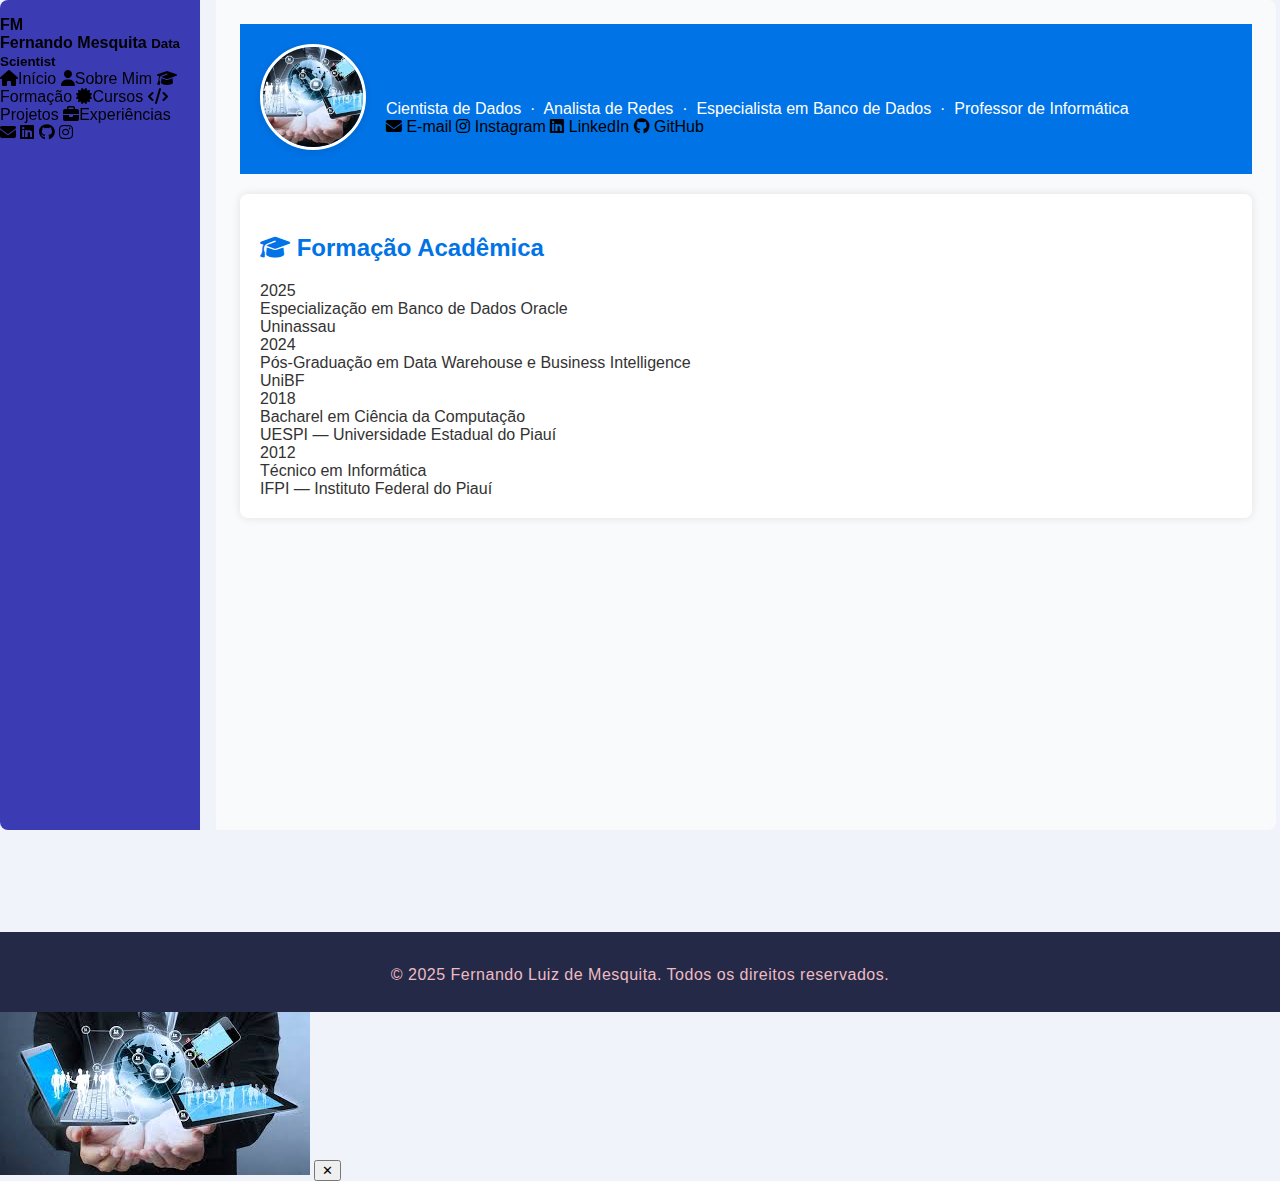
<file: forma.html>
<!DOCTYPE html>
<html lang="pt-br">
<head>
  <meta charset="UTF-8">
  <meta name="viewport" content="width=device-width, initial-scale=1.0">
  <title>Formação Acadêmica — Fernando Mesquita</title>
  <link rel="preconnect" href="https://fonts.googleapis.com">
  <link rel="preconnect" href="https://fonts.gstatic.com" crossorigin>
  <link href="https://fonts.googleapis.com/css2?family=Poppins:wght@300;400;500;600;700;800&display=swap" rel="stylesheet">
  <link rel="stylesheet" href="https://cdnjs.cloudflare.com/ajax/libs/font-awesome/6.5.0/css/all.min.css">
  <link rel="stylesheet" href="style.css">
</head>
<body>
<div class="main-layout">

  <nav class="sidebar-menu">
    <div class="sidebar-brand">
      <div class="sidebar-avatar">FM</div>
      <div class="sidebar-brand-text">
        <strong>Fernando Mesquita</strong>
        <small>Data Scientist</small>
      </div>
    </div>
    <div class="sidebar-nav">
      <a href="index.html"><i class="fa-solid fa-house"></i><span>Início</span></a>
      <a href="sobre.html"><i class="fa-solid fa-user"></i><span>Sobre Mim</span></a>
      <a href="forma.html"><i class="fa-solid fa-graduation-cap"></i><span>Formação</span></a>
      <a href="curso.html"><i class="fa-solid fa-certificate"></i><span>Cursos</span></a>
      <a href="projetos.html"><i class="fa-solid fa-code"></i><span>Projetos</span></a>
      <a href="exp.html"><i class="fa-solid fa-briefcase"></i><span>Experiências</span></a>
    </div>
    <div class="sidebar-social">
      <a href="mailto:fernamdolm@gmail.com" title="E-mail"><i class="fa-solid fa-envelope"></i></a>
      <a href="https://www.linkedin.com/in/flmesquita-flm007" target="_blank" title="LinkedIn"><i class="fa-brands fa-linkedin"></i></a>
      <a href="https://github.com/Fernamdo" target="_blank" title="GitHub"><i class="fa-brands fa-github"></i></a>
      <a href="https://www.instagram.com/fernando_l.m" target="_blank" title="Instagram"><i class="fa-brands fa-instagram"></i></a>
    </div>
  </nav>

  <div class="main-content">

    <header class="hero-card">
      <div class="header-container">
        <div class="perfil-wrap">
          <img src="img/perfil.jpg" alt="Foto de perfil de Fernando Mesquita" class="perfil-img">
        </div>
        <div class="header-text">
          <h1>Fernando Luiz de Mesquita</h1>
          <p class="subtitle">Cientista de Dados &nbsp;·&nbsp; Analista de Redes &nbsp;·&nbsp; Especialista em Banco de Dados &nbsp;·&nbsp; Professor de Informática</p>
          <div class="contact-badges">
            <a href="mailto:fernamdolm@gmail.com" class="contact-badge"><i class="fa-solid fa-envelope"></i> E-mail</a>
            <a href="https://www.instagram.com/fernando_l.m?igsh=aHA0ZG1sNjFoY2x1" target="_blank" class="contact-badge"><i class="fa-brands fa-instagram"></i> Instagram</a>
            <a href="https://www.linkedin.com/in/flmesquita-flm007" target="_blank" class="contact-badge"><i class="fa-brands fa-linkedin"></i> LinkedIn</a>
            <a href="https://github.com/Fernamdo" target="_blank" class="contact-badge"><i class="fa-brands fa-github"></i> GitHub</a>
          </div>
        </div>
      </div>
    </header>

    <section id="formacao">
      <h2><i class="fa-solid fa-graduation-cap"></i> Formação Acadêmica</h2>
      <div class="timeline">

        <div class="timeline-item">
          <div class="tl-date">2025</div>
          <div class="tl-title">Especialização em Banco de Dados Oracle</div>
          <div class="tl-org">Uninassau</div>
        </div>

        <div class="timeline-item">
          <div class="tl-date">2024</div>
          <div class="tl-title">Pós-Graduação em Data Warehouse e Business Intelligence</div>
          <div class="tl-org">UniBF</div>
        </div>

        <div class="timeline-item">
          <div class="tl-date">2018</div>
          <div class="tl-title">Bacharel em Ciência da Computação</div>
          <div class="tl-org">UESPI — Universidade Estadual do Piauí</div>
        </div>

        <div class="timeline-item">
          <div class="tl-date">2012</div>
          <div class="tl-title">Técnico em Informática</div>
          <div class="tl-org">IFPI — Instituto Federal do Piauí</div>
        </div>

      </div>
    </section>

  </div>
</div>

<footer class="site-footer">
  <p>&copy; 2025 Fernando Luiz de Mesquita. Todos os direitos reservados.</p>
</footer>
<script src="script.js"></script>
</body>
</html>
</file>
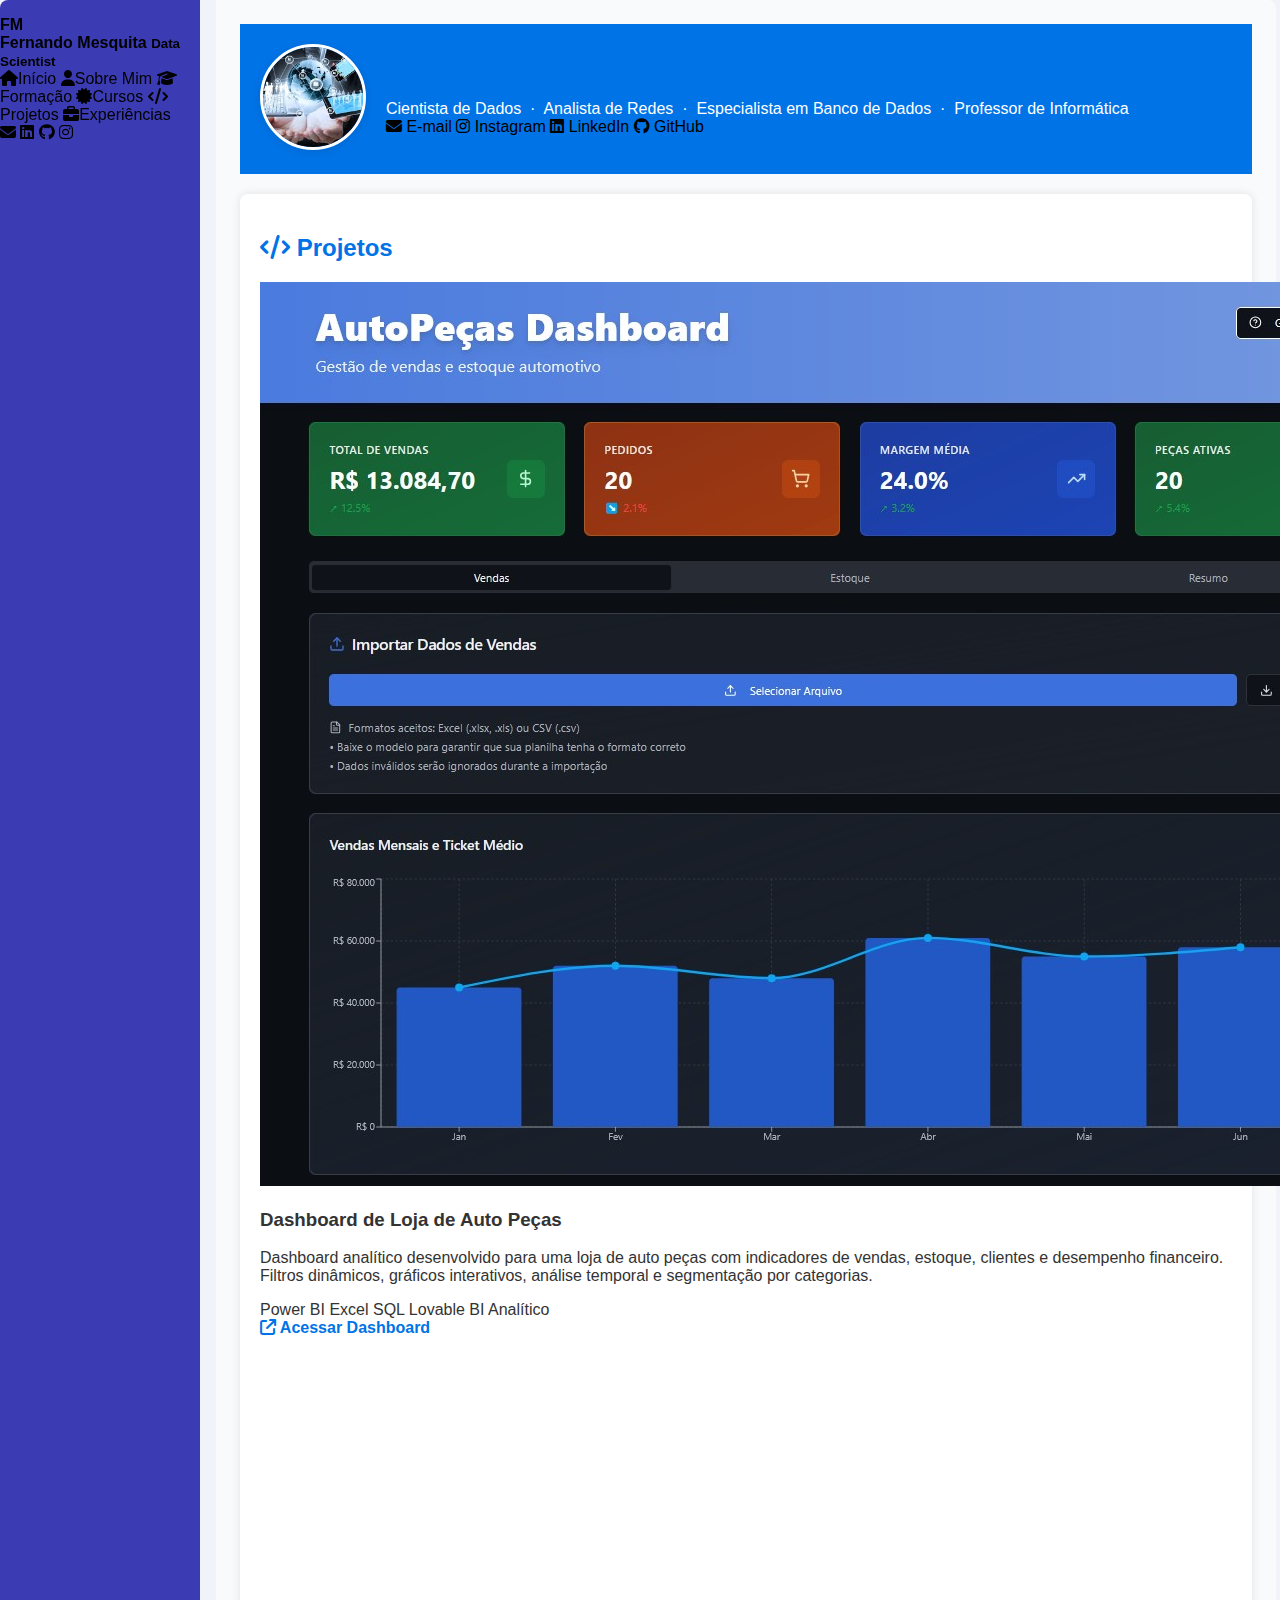
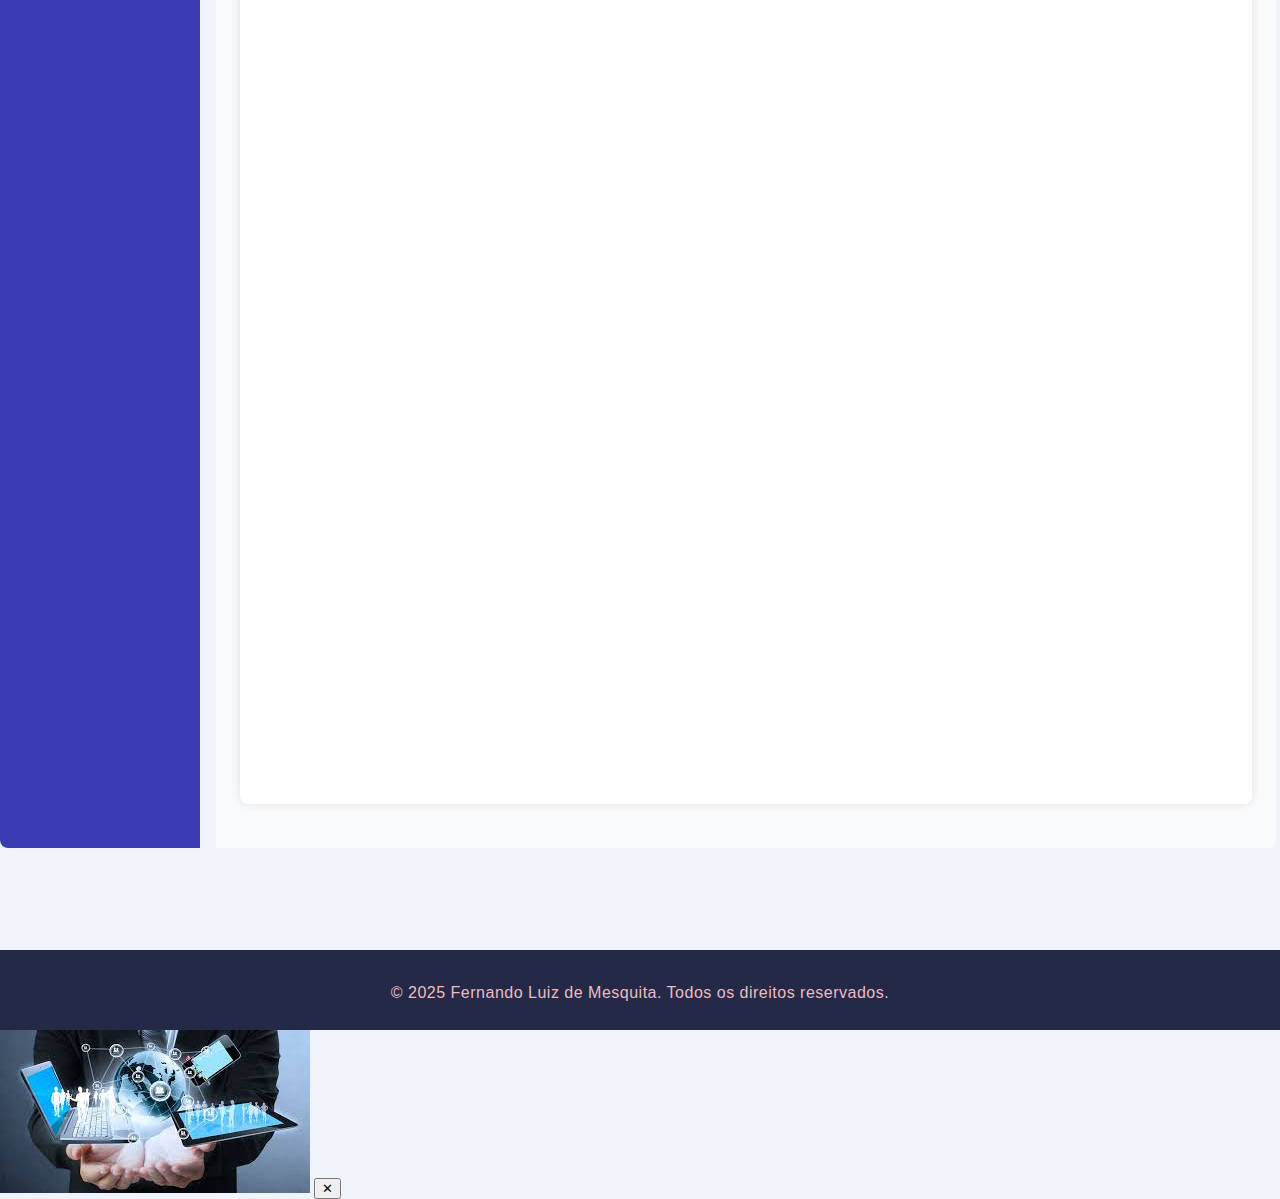
<file: projetos.html>
<!DOCTYPE html>
<html lang="pt-br">
<head>
  <meta charset="UTF-8">
  <meta name="viewport" content="width=device-width, initial-scale=1.0">
  <title>Projetos — Fernando Mesquita</title>
  <link rel="preconnect" href="https://fonts.googleapis.com">
  <link rel="preconnect" href="https://fonts.gstatic.com" crossorigin>
  <link href="https://fonts.googleapis.com/css2?family=Poppins:wght@300;400;500;600;700;800&display=swap" rel="stylesheet">
  <link rel="stylesheet" href="https://cdnjs.cloudflare.com/ajax/libs/font-awesome/6.5.0/css/all.min.css">
  <link rel="stylesheet" href="style.css">
</head>
<body>
<div class="main-layout">

  <nav class="sidebar-menu">
    <div class="sidebar-brand">
      <div class="sidebar-avatar">FM</div>
      <div class="sidebar-brand-text">
        <strong>Fernando Mesquita</strong>
        <small>Data Scientist</small>
      </div>
    </div>
    <div class="sidebar-nav">
      <a href="index.html"><i class="fa-solid fa-house"></i><span>Início</span></a>
      <a href="sobre.html"><i class="fa-solid fa-user"></i><span>Sobre Mim</span></a>
      <a href="forma.html"><i class="fa-solid fa-graduation-cap"></i><span>Formação</span></a>
      <a href="curso.html"><i class="fa-solid fa-certificate"></i><span>Cursos</span></a>
      <a href="projetos.html"><i class="fa-solid fa-code"></i><span>Projetos</span></a>
      <a href="exp.html"><i class="fa-solid fa-briefcase"></i><span>Experiências</span></a>
    </div>
    <div class="sidebar-social">
      <a href="mailto:fernamdolm@gmail.com" title="E-mail"><i class="fa-solid fa-envelope"></i></a>
      <a href="https://www.linkedin.com/in/flmesquita-flm007" target="_blank" title="LinkedIn"><i class="fa-brands fa-linkedin"></i></a>
      <a href="https://github.com/Fernamdo" target="_blank" title="GitHub"><i class="fa-brands fa-github"></i></a>
      <a href="https://www.instagram.com/fernando_l.m" target="_blank" title="Instagram"><i class="fa-brands fa-instagram"></i></a>
    </div>
  </nav>

  <div class="main-content">

    <header class="hero-card">
      <div class="header-container">
        <div class="perfil-wrap">
          <img src="img/perfil.jpg" alt="Foto de perfil de Fernando Mesquita" class="perfil-img">
        </div>
        <div class="header-text">
          <h1>Fernando Luiz de Mesquita</h1>
          <p class="subtitle">Cientista de Dados &nbsp;·&nbsp; Analista de Redes &nbsp;·&nbsp; Especialista em Banco de Dados &nbsp;·&nbsp; Professor de Informática</p>
          <div class="contact-badges">
            <a href="mailto:fernamdolm@gmail.com" class="contact-badge"><i class="fa-solid fa-envelope"></i> E-mail</a>
            <a href="https://www.instagram.com/fernando_l.m?igsh=aHA0ZG1sNjFoY2x1" target="_blank" class="contact-badge"><i class="fa-brands fa-instagram"></i> Instagram</a>
            <a href="https://www.linkedin.com/in/flmesquita-flm007" target="_blank" class="contact-badge"><i class="fa-brands fa-linkedin"></i> LinkedIn</a>
            <a href="https://github.com/Fernamdo" target="_blank" class="contact-badge"><i class="fa-brands fa-github"></i> GitHub</a>
          </div>
        </div>
      </div>
    </header>

    <section id="projetos">
      <h2><i class="fa-solid fa-code"></i> Projetos</h2>
      <div class="projects-grid">

        <div class="projeto-item">
          <img src="img/dash.jpg" alt="Dashboard de Loja de Auto Peças" class="proj-img">
          <div class="proj-body">
            <h3>Dashboard de Loja de Auto Peças</h3>
            <p>Dashboard analítico desenvolvido para uma loja de auto peças com indicadores de vendas, estoque, clientes e desempenho financeiro. Filtros dinâmicos, gráficos interativos, análise temporal e segmentação por categorias.</p>
            <div class="proj-tags">
              <span class="proj-tag">Power BI</span>
              <span class="proj-tag">Excel</span>
              <span class="proj-tag">SQL</span>
              <span class="proj-tag">Lovable</span>
              <span class="proj-tag">BI Analítico</span>
            </div>
            <a href="https://empresa-estoque-vendas-board.lovable.app/" class="projeto-link" target="_blank" rel="noopener noreferrer">
              <i class="fa-solid fa-arrow-up-right-from-square"></i> Acessar Dashboard
            </a>
          </div>
        </div>

        <div class="projeto-item">
          <img src="img/portifolio.jpg" alt="Portfólio Profissional" class="proj-img">
          <div class="proj-body">
            <h3>Portfólio Profissional</h3>
            <p>Site desenvolvido para apresentar formação acadêmica, experiências profissionais, cursos e projetos de forma organizada e visualmente atrativa.</p>
            <div class="proj-tags">
              <span class="proj-tag">HTML5</span>
              <span class="proj-tag">CSS3</span>
              <span class="proj-tag">JavaScript</span>
              <span class="proj-tag">Responsive Design</span>
            </div>
            <a href="https://github.com/Fernamdo/Portifolioo_Prof" class="projeto-link" target="_blank" rel="noopener noreferrer">
              <i class="fa-brands fa-github"></i> Ver no GitHub
            </a>
          </div>
        </div>

      </div>
    </section>

  </div>
</div>

<footer class="site-footer">
  <p>&copy; 2025 Fernando Luiz de Mesquita. Todos os direitos reservados.</p>
</footer>
<script src="script.js"></script>
</body>
</html>
</file>
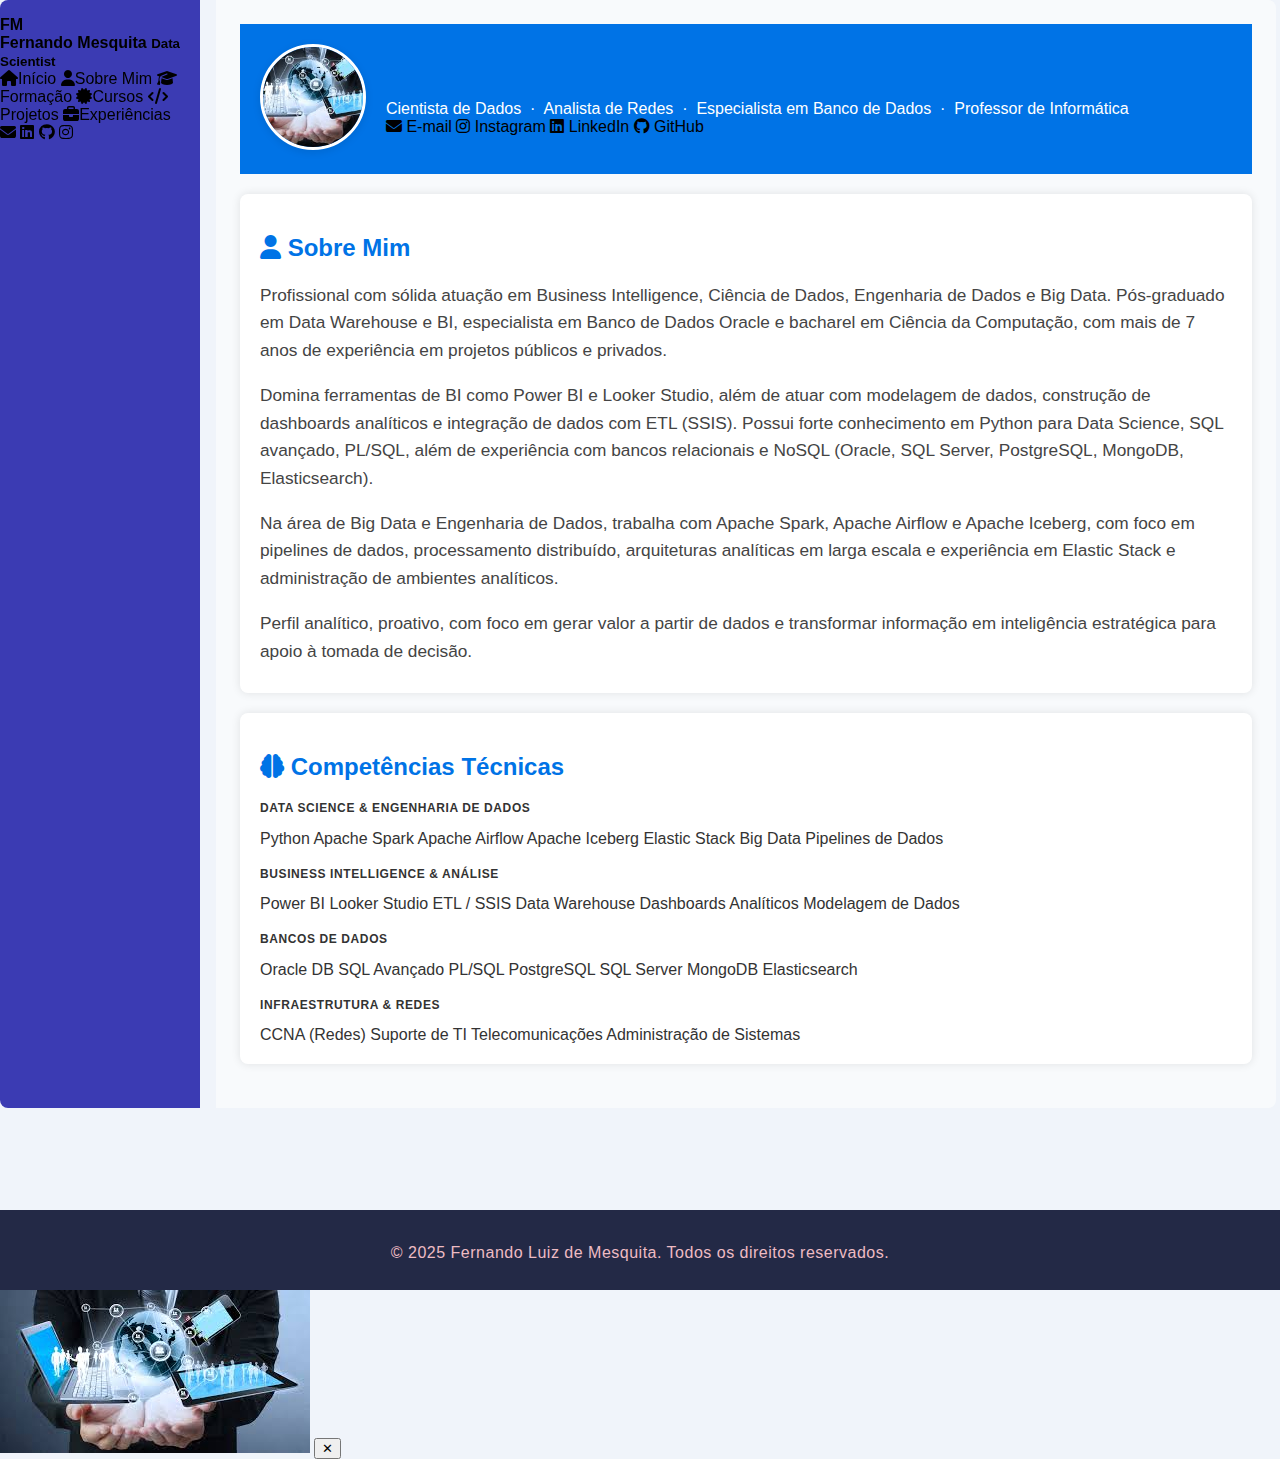
<file: sobre.html>
<!DOCTYPE html>
<html lang="pt-br">
<head>
  <meta charset="UTF-8">
  <meta name="viewport" content="width=device-width, initial-scale=1.0">
  <title>Sobre Mim — Fernando Mesquita</title>
  <link rel="preconnect" href="https://fonts.googleapis.com">
  <link rel="preconnect" href="https://fonts.gstatic.com" crossorigin>
  <link href="https://fonts.googleapis.com/css2?family=Poppins:wght@300;400;500;600;700;800&display=swap" rel="stylesheet">
  <link rel="stylesheet" href="https://cdnjs.cloudflare.com/ajax/libs/font-awesome/6.5.0/css/all.min.css">
  <link rel="stylesheet" href="style.css">
</head>
<body>
<div class="main-layout">

  <nav class="sidebar-menu">
    <div class="sidebar-brand">
      <div class="sidebar-avatar">FM</div>
      <div class="sidebar-brand-text">
        <strong>Fernando Mesquita</strong>
        <small>Data Scientist</small>
      </div>
    </div>
    <div class="sidebar-nav">
      <a href="index.html"><i class="fa-solid fa-house"></i><span>Início</span></a>
      <a href="sobre.html"><i class="fa-solid fa-user"></i><span>Sobre Mim</span></a>
      <a href="forma.html"><i class="fa-solid fa-graduation-cap"></i><span>Formação</span></a>
      <a href="curso.html"><i class="fa-solid fa-certificate"></i><span>Cursos</span></a>
      <a href="projetos.html"><i class="fa-solid fa-code"></i><span>Projetos</span></a>
      <a href="exp.html"><i class="fa-solid fa-briefcase"></i><span>Experiências</span></a>
    </div>
    <div class="sidebar-social">
      <a href="mailto:fernamdolm@gmail.com" title="E-mail"><i class="fa-solid fa-envelope"></i></a>
      <a href="https://www.linkedin.com/in/flmesquita-flm007" target="_blank" title="LinkedIn"><i class="fa-brands fa-linkedin"></i></a>
      <a href="https://github.com/Fernamdo" target="_blank" title="GitHub"><i class="fa-brands fa-github"></i></a>
      <a href="https://www.instagram.com/fernando_l.m" target="_blank" title="Instagram"><i class="fa-brands fa-instagram"></i></a>
    </div>
  </nav>

  <div class="main-content">

    <header class="hero-card">
      <div class="header-container">
        <div class="perfil-wrap">
          <img src="img/perfil.jpg" alt="Foto de perfil de Fernando Mesquita" class="perfil-img">
        </div>
        <div class="header-text">
          <h1>Fernando Luiz de Mesquita</h1>
          <p class="subtitle">Cientista de Dados &nbsp;·&nbsp; Analista de Redes &nbsp;·&nbsp; Especialista em Banco de Dados &nbsp;·&nbsp; Professor de Informática</p>
          <div class="contact-badges">
            <a href="mailto:fernamdolm@gmail.com" class="contact-badge"><i class="fa-solid fa-envelope"></i> E-mail</a>
            <a href="https://www.instagram.com/fernando_l.m?igsh=aHA0ZG1sNjFoY2x1" target="_blank" class="contact-badge"><i class="fa-brands fa-instagram"></i> Instagram</a>
            <a href="https://www.linkedin.com/in/flmesquita-flm007" target="_blank" class="contact-badge"><i class="fa-brands fa-linkedin"></i> LinkedIn</a>
            <a href="https://github.com/Fernamdo" target="_blank" class="contact-badge"><i class="fa-brands fa-github"></i> GitHub</a>
          </div>
        </div>
      </div>
    </header>

    <section id="sobre">
      <h2><i class="fa-solid fa-user"></i> Sobre Mim</h2>
      <p class="sobre-detalhado">Profissional com sólida atuação em Business Intelligence, Ciência de Dados, Engenharia de Dados e Big Data. Pós-graduado em Data Warehouse e BI, especialista em Banco de Dados Oracle e bacharel em Ciência da Computação, com mais de 7 anos de experiência em projetos públicos e privados.</p>
      <p class="sobre-detalhado">Domina ferramentas de BI como Power BI e Looker Studio, além de atuar com modelagem de dados, construção de dashboards analíticos e integração de dados com ETL (SSIS). Possui forte conhecimento em Python para Data Science, SQL avançado, PL/SQL, além de experiência com bancos relacionais e NoSQL (Oracle, SQL Server, PostgreSQL, MongoDB, Elasticsearch).</p>
      <p class="sobre-detalhado">Na área de Big Data e Engenharia de Dados, trabalha com Apache Spark, Apache Airflow e Apache Iceberg, com foco em pipelines de dados, processamento distribuído, arquiteturas analíticas em larga escala e experiência em Elastic Stack e administração de ambientes analíticos.</p>
      <p class="sobre-detalhado">Perfil analítico, proativo, com foco em gerar valor a partir de dados e transformar informação em inteligência estratégica para apoio à tomada de decisão.</p>
    </section>

    <section>
      <h2><i class="fa-solid fa-brain"></i> Competências Técnicas</h2>

      <p style="font-size:.75rem;color:var(--text-m);margin-bottom:.9rem;font-weight:600;text-transform:uppercase;letter-spacing:.05em;">Data Science &amp; Engenharia de Dados</p>
      <div class="skills-grid" style="margin-bottom:1.2rem;">
        <span class="skill-tag cyan">Python</span>
        <span class="skill-tag cyan">Apache Spark</span>
        <span class="skill-tag cyan">Apache Airflow</span>
        <span class="skill-tag cyan">Apache Iceberg</span>
        <span class="skill-tag cyan">Elastic Stack</span>
        <span class="skill-tag cyan">Big Data</span>
        <span class="skill-tag cyan">Pipelines de Dados</span>
      </div>

      <p style="font-size:.75rem;color:var(--text-m);margin-bottom:.9rem;font-weight:600;text-transform:uppercase;letter-spacing:.05em;">Business Intelligence &amp; Análise</p>
      <div class="skills-grid" style="margin-bottom:1.2rem;">
        <span class="skill-tag purple">Power BI</span>
        <span class="skill-tag purple">Looker Studio</span>
        <span class="skill-tag purple">ETL / SSIS</span>
        <span class="skill-tag purple">Data Warehouse</span>
        <span class="skill-tag purple">Dashboards Analíticos</span>
        <span class="skill-tag purple">Modelagem de Dados</span>
      </div>

      <p style="font-size:.75rem;color:var(--text-m);margin-bottom:.9rem;font-weight:600;text-transform:uppercase;letter-spacing:.05em;">Bancos de Dados</p>
      <div class="skills-grid" style="margin-bottom:1.2rem;">
        <span class="skill-tag yellow">Oracle DB</span>
        <span class="skill-tag yellow">SQL Avançado</span>
        <span class="skill-tag yellow">PL/SQL</span>
        <span class="skill-tag yellow">PostgreSQL</span>
        <span class="skill-tag yellow">SQL Server</span>
        <span class="skill-tag yellow">MongoDB</span>
        <span class="skill-tag yellow">Elasticsearch</span>
      </div>

      <p style="font-size:.75rem;color:var(--text-m);margin-bottom:.9rem;font-weight:600;text-transform:uppercase;letter-spacing:.05em;">Infraestrutura &amp; Redes</p>
      <div class="skills-grid">
        <span class="skill-tag green">CCNA (Redes)</span>
        <span class="skill-tag green">Suporte de TI</span>
        <span class="skill-tag green">Telecomunicações</span>
        <span class="skill-tag green">Administração de Sistemas</span>
      </div>
    </section>

  </div>
</div>

<footer class="site-footer">
  <p>&copy; 2025 Fernando Luiz de Mesquita. Todos os direitos reservados.</p>
</footer>
<script src="script.js"></script>
</body>
</html>
</file>
<file: style.css>
body {
    font-family: Arial, sans-serif;
    margin: 0;
    padding: 0;
    background-color: #f0f4fa;
    color: #333;
}

header {
    background-color: #0073e6;
    color: white;
    text-align: center;
    padding: 20px;
}

section {
    max-width: 100%;
    margin: 20px auto;
    padding: 20px;
    background: white;
    box-shadow: 0px 0px 10px rgba(0, 0, 0, 0.1);
    border-radius: 8px;
}

h1, h2 {
    color: #0073e6;
}

ul {
    list-style: none;
    padding: 0;
}

ul li {
    /* background: #e6f2ff; */
    color: #000;
    margin: 5px 0;
    padding: 10px;
    border-radius: 5px;
}

a {
    color: #000;
    text-decoration: none;
    font-weight: normal;
}

a:hover {
    filter: brightness(1.2);
    text-decoration: none;
    transition: filter 0.2s;
}

.header-container {
    display: flex;
    align-items: center;
    justify-content: flex-start;
    text-align: left;
}

.perfil-img {
    width: 100px;
    height: 100px;
    object-fit: cover;
    border-radius: 50%;
    margin-right: 20px;
    border: 3px solid #fff;
    box-shadow: 0 2px 8px rgba(0,0,0,0.1);
}

.header-text h1, .header-text p {
    margin: 0;
}

@media (max-width: 600px) {
    .header-container {
        flex-direction: column;
        align-items: center;
        text-align: center;
    }
    .perfil-img {
        margin-right: 0;
        margin-bottom: 10px;
    }
}

.section-like {
    max-width: 100%;
    margin: 20px auto;
    padding: 20px;
    background: white;
    box-shadow: 0px 0px 10px rgba(0, 0, 0, 0.1);
    border-radius: 8px;
}

.contato-header {
    margin-top: 10px;
    font-size: 0.98em;
}

.contato-header p {
    margin: 2px 0;
    color: #333;
}

.contato-header a {
    color: #0073e6;
    text-decoration: none;
}

.contato-header a:hover {
    text-decoration: underline;
}

.sobre-detalhado {
    color: #444;
    font-family: 'Segoe UI', Arial, sans-serif;
    font-size: 1.08em;
    line-height: 1.6;
    margin-bottom: 8px;
}

.section-bg {
    background: white;
    box-shadow: 0px 0px 10px rgba(0, 0, 0, 0.1);
    border-radius: 8px;
    padding: 20px;
    margin-bottom: 20px;
}

#cursos ul a:hover li {
    background: #e6f2ff;
    color: #0073e6;
    transition: background 0.2s, color 0.2s;
}

.main-layout {
    display: flex;
    min-height: 100vh;
    box-sizing: border-box;
    padding-bottom: 70px;
    max-width: 1400px;
    margin: 0 auto;
    width: 100%;
}

.sidebar-menu {
    width: 200px;
    background: #3b3bb3;
    color: #000;
    padding: 16px 0 16px 0;
    box-sizing: border-box;
    font-weight: bold;
    display: flex;
    flex-direction: column;
    align-items: stretch;
    border-radius: 8px 0 0 8px;
    margin-right: 16px;
    min-height: calc(100vh - 70px);
    position: sticky;
    top: 0;
    z-index: 100;
}

.sidebar-menu button {
    width: 100%;
    box-sizing: border-box;
    display: block;
    background: transparent;
    color: #fff;
    border: none;
    border-radius: 6px;
    padding: 12px 10px;
    margin: 8px 0;
    font-size: 1em;
    cursor: pointer;
    transition: background 0.2s, color 0.2s;
    text-align: left;
}

.sidebar-menu button:hover {
    background: #005bb5;
    color: #fff;
    text-decoration: none;
}

.main-content {
    flex: 1;
    background: #f8fafc;
    padding: 24px;
    box-sizing: border-box;
    border-radius: 0 8px 8px 0;
    min-width: 0;
    max-width: calc(100% - 220px);
}

.bottom-bar {
    position: fixed;
    left: 0;
    right: 0;
    bottom: 0;
    background: #ff8c32;
    color: #fff;
    text-align: center;
    padding: 16px 0;
    z-index: 1000;
    border-top: 3px solid #c6f24a;
    display: flex;
    justify-content: center;
    gap: 16px;
}

.bottom-bar button {
    background: #0073e6;
    color: #fff;
    border: none;
    border-radius: 6px;
    padding: 8px 16px;
    font-size: 1em;
    cursor: pointer;
    transition: background 0.2s, color 0.2s;
}

.bottom-bar button:hover {
    background: #005bb5;
}

@media (max-width: 1200px) {
    .main-layout {
        max-width: 100%;
        padding: 0 16px;
    }
    .main-content {
        max-width: calc(100% - 180px);
        padding: 20px;
    }
}

@media (max-width: 900px) {
    .main-layout {
        flex-direction: row;
        max-width: 100vw;
        padding: 0;
    }
    .sidebar-menu {
        flex-direction: column;
        width: 150px;
        min-height: calc(100vh - 70px);
        border-radius: 8px 0 0 8px;
        margin-right: 8px;
        position: sticky;
        top: 0;
    }
    .main-content {
        border-radius: 0 8px 8px 0;
        padding: 12px;
        max-width: calc(100% - 170px);
    }
}

@media (max-width: 600px) {
    .sidebar-menu {
        width: 120px;
        margin-right: 4px;
    }
    .sidebar-menu button {
        padding: 8px 6px;
        font-size: 0.9em;
        margin: 4px 0;
    }
    .main-content {
        padding: 8px;
        max-width: calc(100% - 130px);
    }
}

@media (max-width: 600px) {
    .bottom-bar {
        flex-direction: column;
        gap: 8px;
        padding: 8px 0;
    }
}

.site-footer {
    width: 100%;
    background: #232946;
    color: #eebbc3;
    text-align: center;
    padding: 18px 0 12px 0;
    font-size: 1em;
    margin-top: 32px;
    letter-spacing: 0.5px;
}

.dashboard-img {
    display: block;
    max-width: 100%;
    height: auto;
    max-height: 400px;
    margin: 20px auto 0 auto;
    border-radius: 10px;
    box-shadow: 0 2px 8px rgba(0,0,0,0.08);
}

.projeto-link {
    color: #0073e6;
    text-decoration: none;
    font-weight: bold;
    transition: color 0.2s, background 0.2s;
}
.projeto-link:hover {
    background: #e6f2ff;
    color: #0073e6;
    text-decoration: underline;
}
</file>
